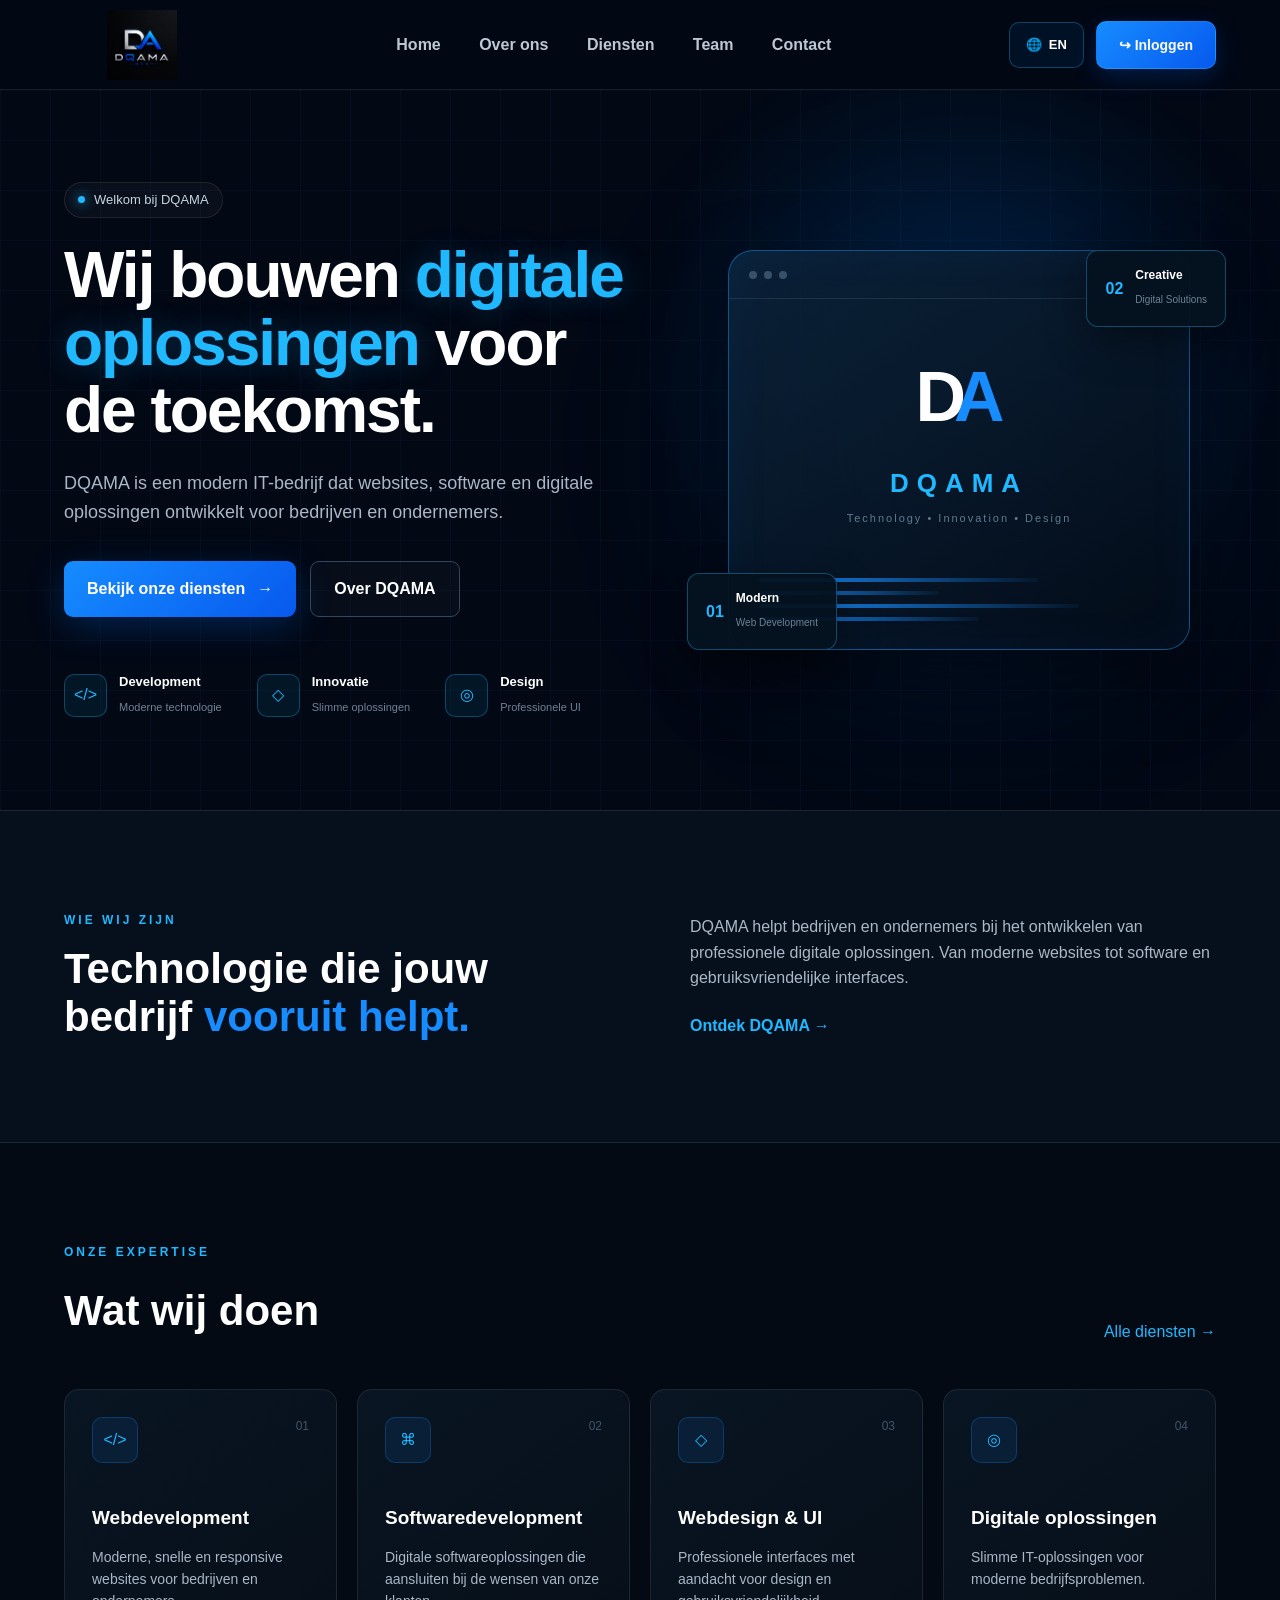
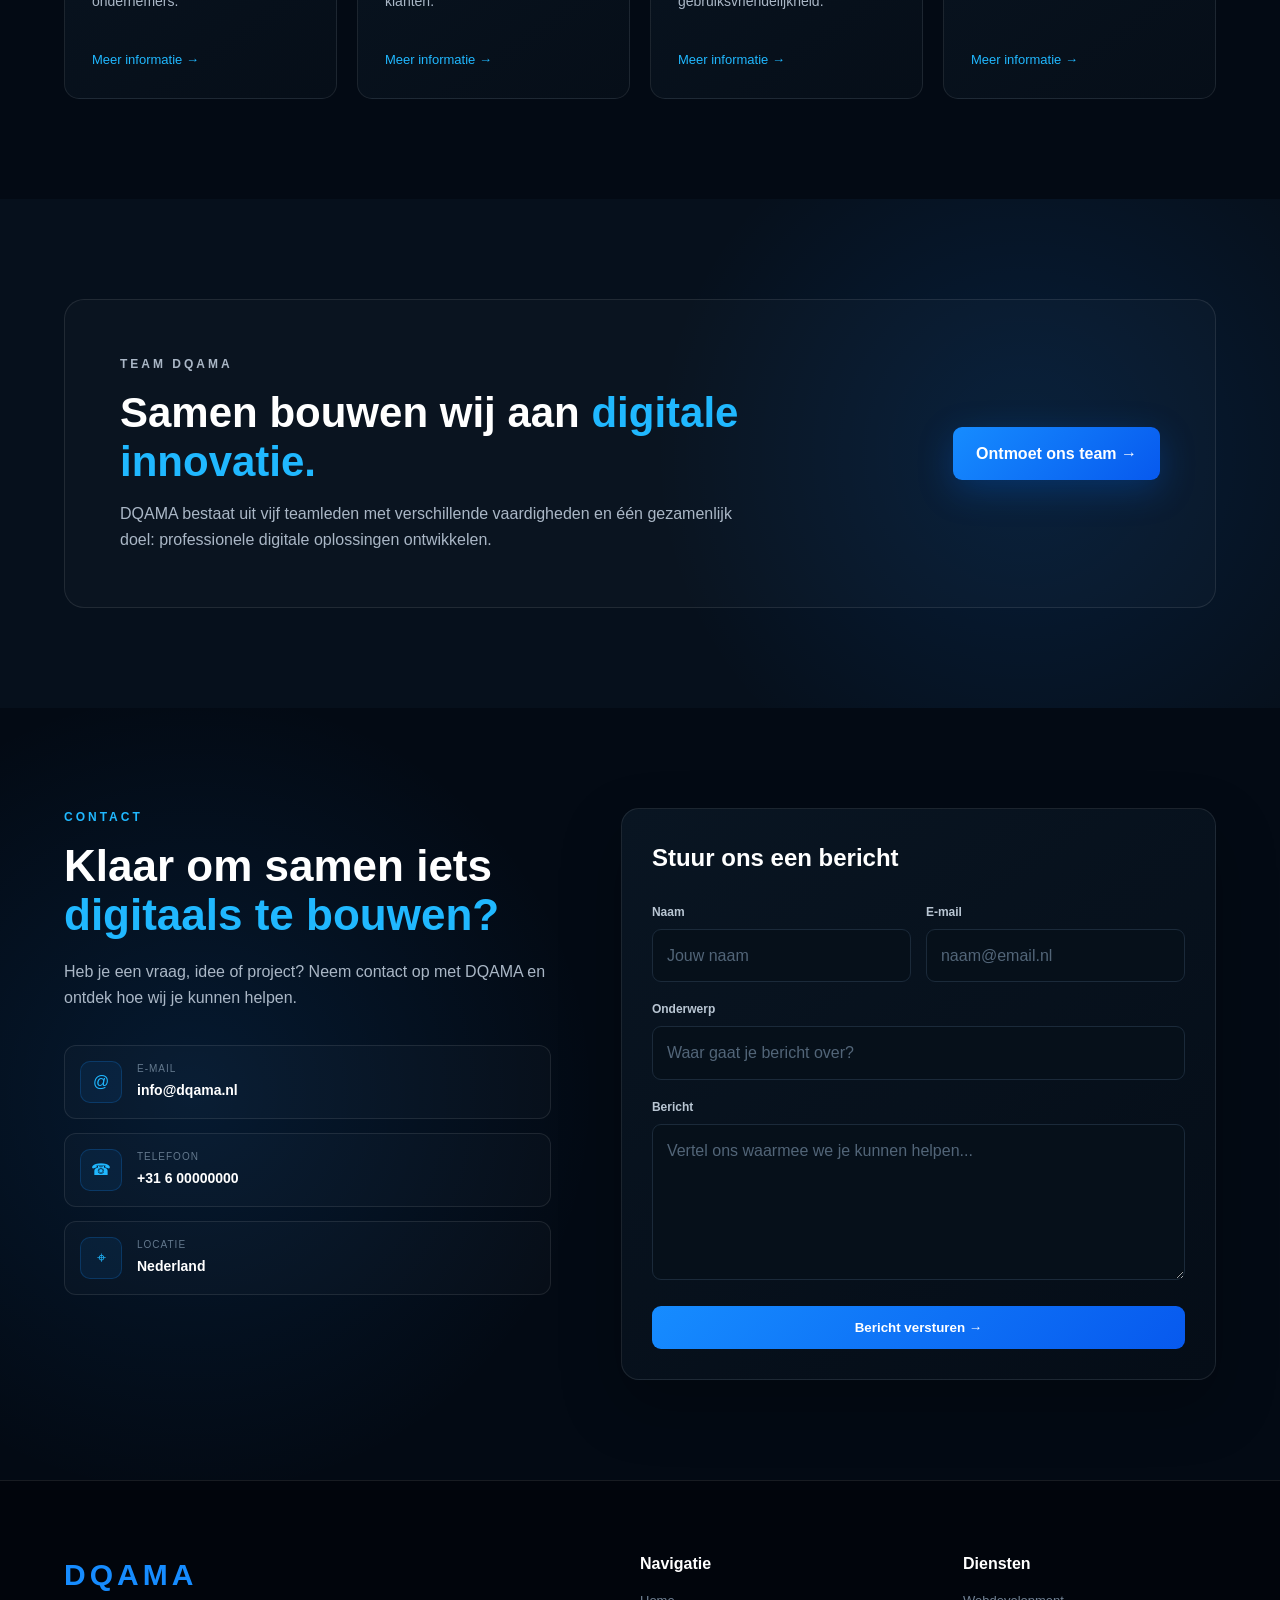
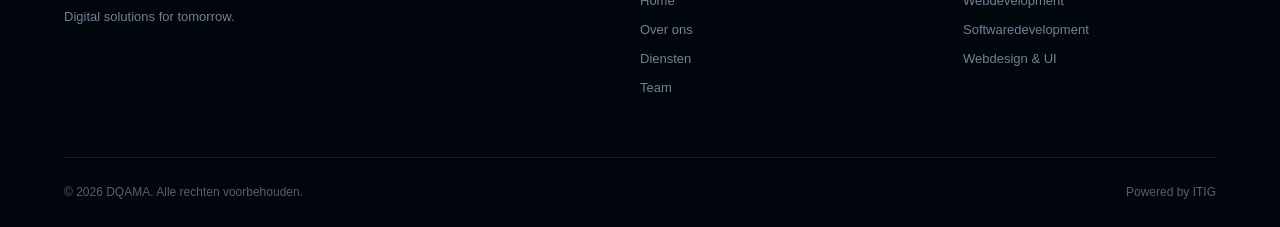
<file: untitled folder/index.html>
<!DOCTYPE html>
<html lang="nl">
<head>
    <meta charset="UTF-8">
    <meta name="viewport" content="width=device-width, initial-scale=1.0">

    <title>DQAMA | Digital Solutions</title>

    <link rel="stylesheet" href="style.css">
</head>

<body>
    <div id="google_translate_element"></div>

 <script>
     function googleTranslateElementInit() {
      new google.translate.TranslateElement(
        {
            pageLanguage: 'nl',
            includedLanguages: 'nl,en',
            layout: google.translate.TranslateElement.InlineLayout.SIMPLE
        },
        'google_translate_element'
    );
}
</script>

<script src="//translate.google.com/translate_a/element.js?cb=googleTranslateElementInit"></script>

<!-- ================= HEADER ================= -->

<header class="header">
    <div class="container navbar">

        <a href="index.html" class="brand">
            <img src="ask.png"
                 alt="DQAMA logo"
                 class="dqama-logo">
        </a>

        <button class="menu-toggle" id="menuToggle" aria-label="Menu openen">
            <span></span>
            <span></span>
            <span></span>
        </button>

        <nav class="main-nav" id="mainNav">
            <ul class="nav-links">
                <li><a href="index.html">Home</a></li>
                <li><a href="over-ons.html">Over ons</a></li>
                <li><a href="diensten.html">Diensten</a></li>
                <li><a href="team.html">Team</a></li>
                <li><a href="contact.html">Contact</a></li>
            </ul>
        </nav>

        <div class="header-actions">

            <button class="language-button" onclick="toggleLanguage()">
                🌐 <span id="languageText">NL</span>
            </button>

            <a href="login.html" class="login-button">
                ↪ Inloggen
            </a>

        </div>

    </div>
</header>


<main>

<!-- ================= HERO ================= -->

<section class="hero">

    <div class="grid-background"></div>

    <div class="container hero-grid">

        <!-- Linkerkant -->

        <div class="hero-content">

            <div class="badge">
                <span></span>
                Welkom bij DQAMA
            </div>

            <h1>
                Wij bouwen
                <span>digitale oplossingen</span>
                voor de toekomst.
            </h1>

            <p class="hero-description">
                DQAMA is een modern IT-bedrijf dat websites,
                software en digitale oplossingen ontwikkelt voor
                bedrijven en ondernemers.
            </p>

            <div class="hero-buttons">

                <a href="diensten.html" class="button primary">
                    Bekijk onze diensten
                    <span>→</span>
                </a>

                <a href="over-ons.html" class="button secondary">
                    Over DQAMA
                </a>

            </div>


            <!-- Kleine eigenschappen -->

            <div class="hero-features">

                <div class="feature">
                    <div class="feature-icon">&lt;/&gt;</div>

                    <div>
                        <strong>Development</strong>
                        <small>Moderne technologie</small>
                    </div>
                </div>


                <div class="feature">
                    <div class="feature-icon">◇</div>

                    <div>
                        <strong>Innovatie</strong>
                        <small>Slimme oplossingen</small>
                    </div>
                </div>


                <div class="feature">
                    <div class="feature-icon">◎</div>

                    <div>
                        <strong>Design</strong>
                        <small>Professionele UI</small>
                    </div>
                </div>

            </div>

        </div>


        <!-- Rechterkant -->

        <div class="hero-visual">

            <div class="glow"></div>

            <div class="tech-card">

                <div class="tech-card-top">
                    <span></span>
                    <span></span>
                    <span></span>
                </div>

                <div class="tech-logo">
                    <div class="logo-symbol">
                        D<span>A</span>
                    </div>

                    <h2>DQAMA</h2>

                    <p>
                        Technology • Innovation • Design
                    </p>
                </div>


                <div class="code-lines">
                    <span></span>
                    <span></span>
                    <span></span>
                    <span></span>
                </div>

            </div>


            <div class="floating-card card-one">
                <span>01</span>
                <div>
                    <strong>Modern</strong>
                    <small>Web Development</small>
                </div>
            </div>


            <div class="floating-card card-two">
                <span>02</span>
                <div>
                    <strong>Creative</strong>
                    <small>Digital Solutions</small>
                </div>
            </div>

        </div>

    </div>

</section>


<!-- ================= INTRO ================= -->

<section class="intro section">

    <div class="container intro-grid">

        <div>
            <p class="eyebrow">WIE WIJ ZIJN</p>

            <h2>
                Technologie die jouw bedrijf
                <span>vooruit helpt.</span>
            </h2>
        </div>

        <div class="intro-text">

            <p>
                DQAMA helpt bedrijven en ondernemers bij het
                ontwikkelen van professionele digitale oplossingen.
                Van moderne websites tot software en gebruiksvriendelijke
                interfaces.
            </p>

            <a href="over-ons.html">
                Ontdek DQAMA →
            </a>

        </div>

    </div>

</section>


<!-- ================= SERVICES ================= -->

<section class="services section">

    <div class="container">

        <div class="section-heading">

            <div>
                <p class="eyebrow">ONZE EXPERTISE</p>
                <h2>Wat wij doen</h2>
            </div>

            <a href="diensten.html">
                Alle diensten →
            </a>

        </div>


        <div class="service-grid">


            <article class="service-card">

                <div class="service-top">
                    <div class="service-icon">&lt;/&gt;</div>
                    <span>01</span>
                </div>

                <h3>Webdevelopment</h3>

                <p>
                    Moderne, snelle en responsive websites
                    voor bedrijven en ondernemers.
                </p>

                <a href="diensten.html">
                    Meer informatie →
                </a>

            </article>


            <article class="service-card">

                <div class="service-top">
                    <div class="service-icon">⌘</div>
                    <span>02</span>
                </div>

                <h3>Softwaredevelopment</h3>

                <p>
                    Digitale softwareoplossingen die aansluiten
                    bij de wensen van onze klanten.
                </p>

                <a href="diensten.html">
                    Meer informatie →
                </a>

            </article>


            <article class="service-card">

                <div class="service-top">
                    <div class="service-icon">◇</div>
                    <span>03</span>
                </div>

                <h3>Webdesign & UI</h3>

                <p>
                    Professionele interfaces met aandacht voor
                    design en gebruiksvriendelijkheid.
                </p>

                <a href="diensten.html">
                    Meer informatie →
                </a>

            </article>


            <article class="service-card">

                <div class="service-top">
                    <div class="service-icon">◎</div>
                    <span>04</span>
                </div>

                <h3>Digitale oplossingen</h3>

                <p>
                    Slimme IT-oplossingen voor moderne
                    bedrijfsproblemen.
                </p>

                <a href="diensten.html">
                    Meer informatie →
                </a>

            </article>

        </div>

    </div>

</section>


<!-- ================= TEAM ================= -->

<section class="team-section section">

    <div class="container team-banner">

        <div>

            <p class="eyebrow">
                TEAM DQAMA
            </p>

            <h2>
                Samen bouwen wij aan
                <span>digitale innovatie.</span>
            </h2>

            <p>
                DQAMA bestaat uit vijf teamleden met verschillende
                vaardigheden en één gezamenlijk doel: professionele
                digitale oplossingen ontwikkelen.
            </p>

        </div>

        <a href="team.html" class="button primary">
            Ontmoet ons team →
        </a>

    </div>

</section>

</main>

<!-- ==============contact ==============-->
<section class="section contact-home" id="contact">

    <div class="container contact-home-grid">

        <div class="contact-home-info">

            <p class="eyebrow">CONTACT</p>

            <h2>
                Klaar om samen iets
                <span>digitaals te bouwen?</span>
            </h2>

            <p>
                Heb je een vraag, idee of project?
                Neem contact op met DQAMA en ontdek
                hoe wij je kunnen helpen.
            </p>

            <div class="contact-home-details">

                <div class="contact-home-item">
                    <span>@</span>

                    <div>
                        <small>E-mail</small>
                        <strong>info@dqama.nl</strong>
                    </div>
                </div>

                <div class="contact-home-item">
                    <span>☎</span>

                    <div>
                        <small>Telefoon</small>
                        <strong>+31 6 00000000</strong>
                    </div>
                </div>

                <div class="contact-home-item">
                    <span>⌖</span>

                    <div>
                        <small>Locatie</small>
                        <strong>Nederland</strong>
                    </div>
                </div>

            </div>

        </div>


        <div class="contact-home-form">

            <h3>Stuur ons een bericht</h3>

            <form>

                <div class="contact-form-row">

                    <div>
                        <label for="naam">Naam</label>

                        <input
                            type="text"
                            id="naam"
                            placeholder="Jouw naam"
                        >
                    </div>

                    <div>
                        <label for="email">E-mail</label>

                        <input
                            type="email"
                            id="email"
                            placeholder="naam@email.nl"
                        >
                    </div>

                </div>

                <div>
                    <label for="onderwerp">Onderwerp</label>

                    <input
                        type="text"
                        id="onderwerp"
                        placeholder="Waar gaat je bericht over?"
                    >
                </div>

                <div>
                    <label for="bericht">Bericht</label>

                    <textarea
                        id="bericht"
                        rows="5"
                        placeholder="Vertel ons waarmee we je kunnen helpen..."
                    ></textarea>
                </div>

                <button type="submit">
                    Bericht versturen →
                </button>

            </form>

        </div>

    </div>

</section>

<!-- ================= FOOTER ================= -->

<footer>

    <div class="container footer-grid">

        <div class="footer-brand">

            <h2>DQAMA</h2>

            <p>
                Digital solutions for tomorrow.
            </p>

        </div>


        <div>

            <h4>Navigatie</h4>

            <a href="index.html">Home</a>
            <a href="over-ons.html">Over ons</a>
            <a href="diensten.html">Diensten</a>
            <a href="team.html">Team</a>

        </div>


        <div>

            <h4>Diensten</h4>

            <p>Webdevelopment</p>
            <p>Softwaredevelopment</p>
            <p>Webdesign & UI</p>

        </div>

    </div>


    <div class="container copyright">

        <p>© 2026 DQAMA. Alle rechten voorbehouden.</p>

        <p>Powered by ITIG</p>

    </div>
    <script src="language.js"></script>
    

</footer>
<script>
function toggleLanguage() {

    const currentLang =
        localStorage.getItem("dqamaLang") || "nl";

    const newLang =
        currentLang === "nl" ? "en" : "nl";

    localStorage.setItem("dqamaLang", newLang);

    if (newLang === "en") {

        document.cookie =
            "googtrans=/nl/en; path=/";

        document.cookie =
            "googtrans=/nl/en; domain=" +
            location.hostname +
            "; path=/";

    } else {

        document.cookie =
            "googtrans=/nl/nl; path=/";

        document.cookie =
            "googtrans=/nl/nl; domain=" +
            location.hostname +
            "; path=/";
    }

    location.reload();
}


window.addEventListener("load", function () {

    const lang =
        localStorage.getItem("dqamaLang") || "nl";

    const text =
        document.getElementById("languageText");

    if (text) {

        text.textContent =
            lang === "nl" ? "EN" : "NL";

    }

});
</script>
<div id="google_translate_element" style="display:none;"></div>

<script>
function googleTranslateElementInit() {

    new google.translate.TranslateElement(
        {
            pageLanguage: 'nl',
            includedLanguages: 'nl,en'
        },
        'google_translate_element'
    );

}
</script>

<script src="https://translate.google.com/translate_a/element.js?cb=googleTranslateElementInit"></script>

<script>
const menuToggle = document.getElementById("menuToggle");
const mainNav = document.getElementById("mainNav");

menuToggle.addEventListener("click", function () {

    mainNav.classList.toggle("open");

});
</script>

</body>
</html>
</file>
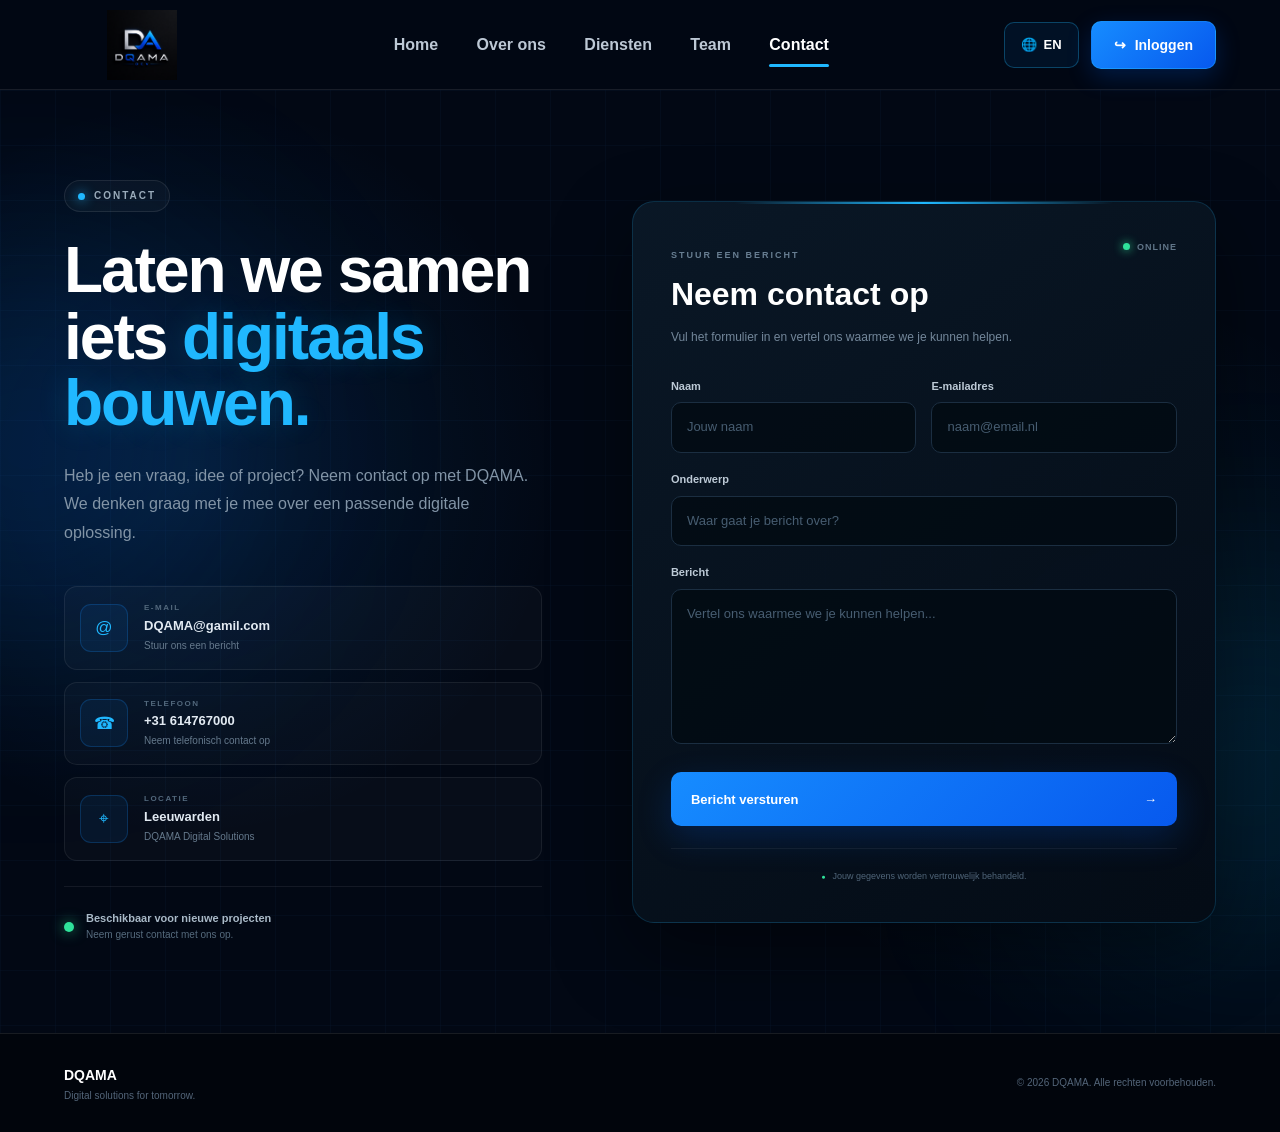
<file: untitled folder/contact.html>
<!DOCTYPE html>
<html lang="nl">
<head>
    <meta charset="UTF-8">
    <meta name="viewport" content="width=device-width, initial-scale=1.0">
    <title>Contact | DQAMA</title>
    <link rel="stylesheet" href="style.css">
</head>

<body>

<!-- ================= HEADER ================= -->
<header class="header">
    <div class="container navbar">

        <!-- Logo -->
        <a href="index.html" class="brand">
            <img src="ask.png" alt="DQAMA logo" class="dqama-logo">
        </a>

        <!-- Hamburger menu -->
        <button class="menu-toggle" id="menuToggle" aria-label="Menu openen">
            <span></span>
            <span></span>
            <span></span>
        </button>

        <!-- Navigatie -->
        <nav class="main-nav" id="mainNav">
            <ul class="nav-links">
                <li><a href="index.html">Home</a></li>
                <li><a href="over-ons.html">Over ons</a></li>
                <li><a href="diensten.html">Diensten</a></li>
                <li><a href="team.html">Team</a></li>
                <li><a href="contact.html" class="active">Contact</a></li>
            </ul>
        </nav>

        <!-- Taal + Login -->
        <div class="header-actions">
            <button class="language-button" onclick="toggleLanguage()">
                🌐 <span id="languageText">EN</span>
            </button>

            <a href="login.html" class="login-button">
                <span>↪</span> Inloggen
            </a>
        </div>

    </div>
</header>


<!-- ================= MAIN ================= -->
<main>

    <section class="contact-page-hero">

        <div class="contact-grid-bg"></div>
        <div class="contact-glow contact-glow-left"></div>
        <div class="contact-glow contact-glow-right"></div>

        <div class="container contact-page-layout">

            <!-- ================= LINKERKANT ================= -->
            <div class="contact-page-info">

                <div class="contact-badge">
                    <span></span> CONTACT
                </div>

                <h1>
                    Laten we samen iets
                    <span>digitaals bouwen.</span>
                </h1>

                <p class="contact-intro">
                    Heb je een vraag, idee of project?
                    Neem contact op met DQAMA.
                    We denken graag met je mee over een passende
                    digitale oplossing.
                </p>


                <!-- Contactgegevens -->
                <div class="contact-details">

                    <div class="contact-detail-card">
                        <div class="contact-detail-icon">@</div>

                        <div>
                            <small>E-MAIL</small>
                            <strong>DQAMA@gamil.com</strong>
                            <p>Stuur ons een bericht</p>
                        </div>
                    </div>


                    <div class="contact-detail-card">
                        <div class="contact-detail-icon">☎</div>

                        <div>
                            <small>TELEFOON</small>
                            <strong>+31 614767000</strong>
                            <p>Neem telefonisch contact op</p>
                        </div>
                    </div>


                    <div class="contact-detail-card">
                        <div class="contact-detail-icon">⌖</div>

                        <div>
                            <small>LOCATIE</small>
                            <strong>Leeuwarden</strong>
                            <p>DQAMA Digital Solutions</p>
                        </div>
                    </div>

                </div>


                <!-- Beschikbaarheid -->
                <div class="contact-availability">
                    <span class="availability-dot"></span>

                    <div>
                        <strong>Beschikbaar voor nieuwe projecten</strong>
                        <p>Neem gerust contact met ons op.</p>
                    </div>
                </div>

            </div>


            <!-- ================= FORMULIER ================= -->
            <div class="contact-page-form">

                <div class="contact-form-top">

                    <div>
                        <span class="form-small-title">STUUR EEN BERICHT</span>
                        <h2>Neem contact op</h2>
                    </div>

                    <div class="form-status">
                        <span></span> ONLINE
                    </div>

                </div>


                <p class="contact-form-description">
                    Vul het formulier in en vertel ons waarmee
                    we je kunnen helpen.
                </p>


                <form>

                    <div class="contact-form-row">

                        <div class="contact-field">
                            <label for="naam">Naam</label>

                            <input
                                type="text"
                                id="naam"
                                name="naam"
                                placeholder="Jouw naam"
                                required
                            >
                        </div>


                        <div class="contact-field">
                            <label for="email">E-mailadres</label>

                            <input
                                type="email"
                                id="email"
                                name="email"
                                placeholder="naam@email.nl"
                                required
                            >
                        </div>

                    </div>


                    <div class="contact-field">
                        <label for="onderwerp">Onderwerp</label>

                        <input
                            type="text"
                            id="onderwerp"
                            name="onderwerp"
                            placeholder="Waar gaat je bericht over?"
                            required
                        >
                    </div>


                    <div class="contact-field">
                        <label for="bericht">Bericht</label>

                        <textarea
                            id="bericht"
                            name="bericht"
                            rows="6"
                            placeholder="Vertel ons waarmee we je kunnen helpen..."
                            required
                        ></textarea>
                    </div>


                    <button type="submit" class="contact-submit">
                        <span>Bericht versturen</span>
                        <span>→</span>
                    </button>

                </form>


                <div class="contact-form-bottom">
                    <span>●</span>

                    <p>
                        Jouw gegevens worden vertrouwelijk behandeld.
                    </p>
                </div>

            </div>

        </div>

    </section>

</main>


<!-- ================= FOOTER ================= -->
<footer class="contact-footer">

    <div class="container contact-footer-content">

        <div>
            <strong>DQAMA</strong>
            <p>Digital solutions for tomorrow.</p>
        </div>

        <p>
            © 2026 DQAMA. Alle rechten voorbehouden.
        </p>

    </div>

</footer>


<!-- ================= GOOGLE TRANSLATE ================= -->
<div id="google_translate_element" style="display:none;"></div>

<script>
function googleTranslateElementInit() {
    new google.translate.TranslateElement(
        {
            pageLanguage: 'nl',
            includedLanguages: 'nl,en'
        },
        'google_translate_element'
    );
}
</script>

<script src="https://translate.google.com/translate_a/element.js?cb=googleTranslateElementInit"></script>

<script src="language.js"></script>


<!-- ================= HAMBURGER MENU ================= -->
<script>
const menuToggle = document.getElementById("menuToggle");
const mainNav = document.getElementById("mainNav");

if (menuToggle && mainNav) {
    menuToggle.addEventListener("click", function () {
        mainNav.classList.toggle("open");
    });
}
</script>

</body>
</html>
</file>
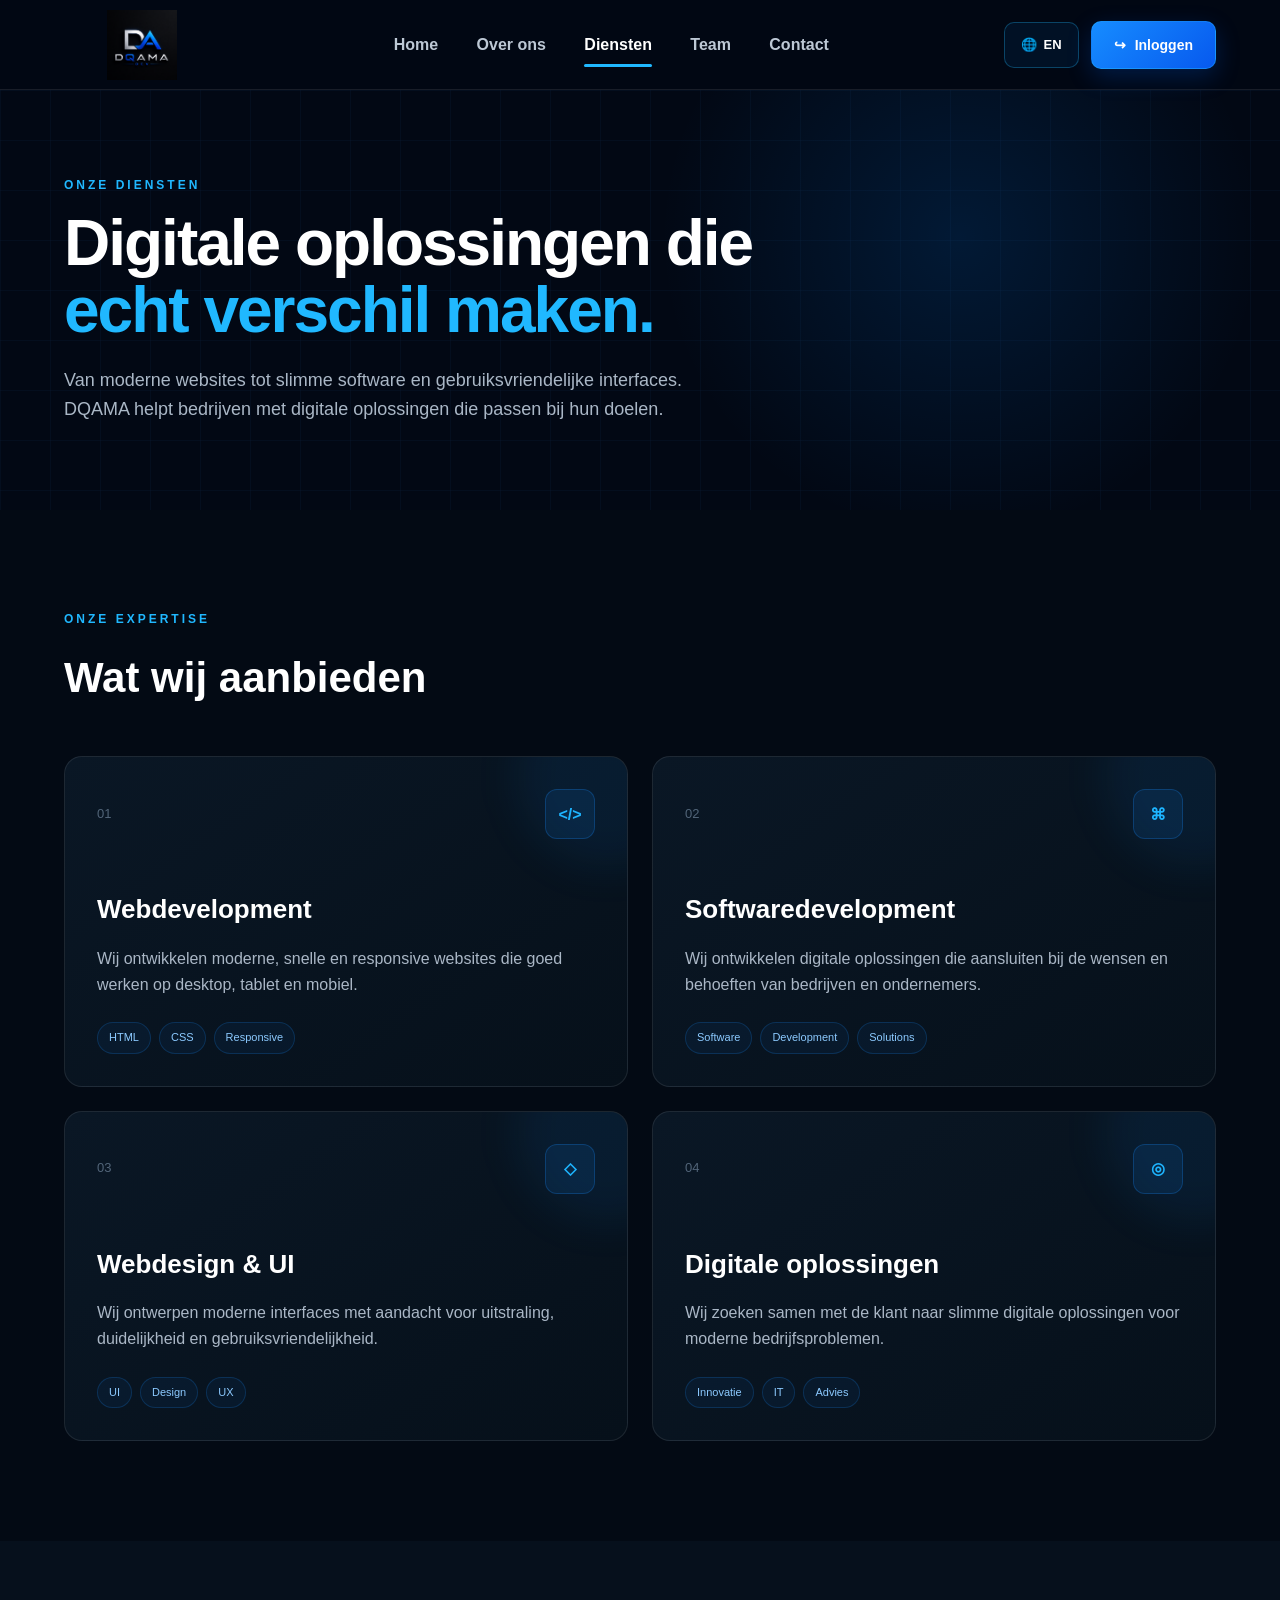
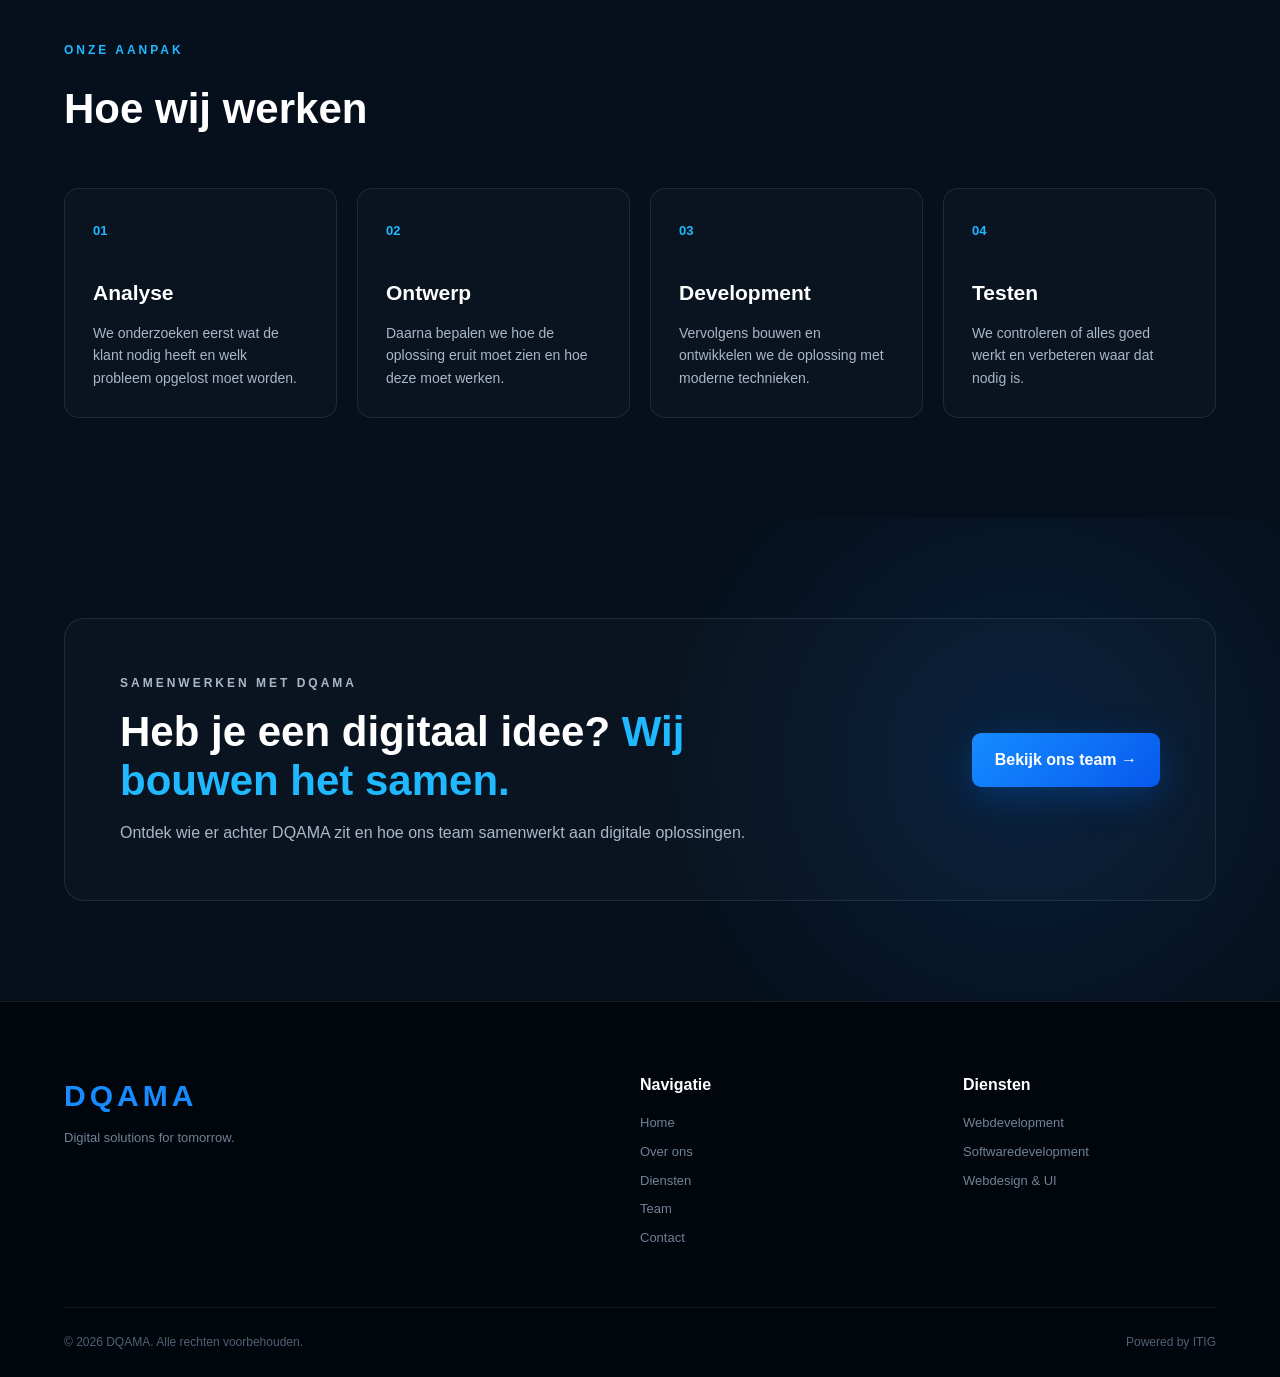
<file: untitled folder/diensten.html>
<!DOCTYPE html>
<html lang="nl">

<head>

    <!-- =========================
         BASIS
    ========================== -->

    <meta charset="UTF-8">

    <meta
        name="viewport"
        content="width=device-width, initial-scale=1.0"
    >

    <title>Diensten | DQAMA</title>

    <link rel="stylesheet" href="style.css">

</head>


<body>


<!-- =========================================================
     HEADER / NAVIGATIE
========================================================= -->

<header class="header">

    <div class="container navbar">


        <!-- LOGO -->

        <a href="index.html" class="brand">

            <img
                src="ask.png"
                alt="DQAMA logo"
                class="dqama-logo"
            >

        </a>



        <!-- HAMBURGER KNOP -->

        <button
            class="menu-toggle"
            id="menuToggle"
            type="button"
            aria-label="Menu openen"
            aria-expanded="false"
            aria-controls="mainNav"
        >

            <span></span>
            <span></span>
            <span></span>

        </button>



        <!-- HOOFDMENU -->

        <nav
            class="main-nav"
            id="mainNav"
            aria-label="Hoofdnavigatie"
        >

            <ul class="nav-links">

                <li>
                    <a href="index.html">
                        Home
                    </a>
                </li>

                <li>
                    <a href="over-ons.html">
                        Over ons
                    </a>
                </li>

                <li>
                    <a
                        href="diensten.html"
                        class="active"
                    >
                        Diensten
                    </a>
                </li>

                <li>
                    <a href="team.html">
                        Team
                    </a>
                </li>

                <li>
                    <a href="contact.html">
                        Contact
                    </a>
                </li>

            </ul>

        </nav>



        <!-- TAAL + LOGIN -->

        <div class="header-actions">

            <button
                class="language-button"
                onclick="toggleLanguage()"
                type="button"
            >

                🌐

                <span id="languageText">
                    EN
                </span>

            </button>


            <a
                href="login.html"
                class="login-button"
            >

                <span>↪</span>

                Inloggen

            </a>

        </div>


    </div>

</header>



<!-- =========================================================
     PAGINA INHOUD
========================================================= -->

<main>


    <!-- =====================================================
         HERO
    ====================================================== -->

    <section class="page-hero">

        <div class="grid-background"></div>


        <div class="container page-hero-content">

            <p class="eyebrow">
                ONZE DIENSTEN
            </p>


            <h1>

                Digitale oplossingen die

                <span>
                    echt verschil maken.
                </span>

            </h1>


            <p>

                Van moderne websites tot slimme software en
                gebruiksvriendelijke interfaces. DQAMA helpt bedrijven
                met digitale oplossingen die passen bij hun doelen.

            </p>

        </div>

    </section>



    <!-- =====================================================
         DIENSTEN
    ====================================================== -->

    <section class="section services-detail">

        <div class="container">


            <!-- Titel -->

            <div class="section-heading">

                <div>

                    <p class="eyebrow">
                        ONZE EXPERTISE
                    </p>

                    <h2>
                        Wat wij aanbieden
                    </h2>

                </div>

            </div>



            <!-- Diensten kaarten -->

            <div class="services-detail-grid">


                <!-- 01 WEBDEVELOPMENT -->

                <article class="service-detail-card">

                    <div class="service-detail-top">

                        <span class="service-detail-number">
                            01
                        </span>

                        <div class="service-detail-icon">
                            &lt;/&gt;
                        </div>

                    </div>


                    <h3>
                        Webdevelopment
                    </h3>


                    <p>

                        Wij ontwikkelen moderne, snelle en responsive
                        websites die goed werken op desktop, tablet
                        en mobiel.

                    </p>


                    <div class="service-tags">

                        <span>HTML</span>
                        <span>CSS</span>
                        <span>Responsive</span>

                    </div>

                </article>



                <!-- 02 SOFTWARE -->

                <article class="service-detail-card">

                    <div class="service-detail-top">

                        <span class="service-detail-number">
                            02
                        </span>

                        <div class="service-detail-icon">
                            ⌘
                        </div>

                    </div>


                    <h3>
                        Softwaredevelopment
                    </h3>


                    <p>

                        Wij ontwikkelen digitale oplossingen die aansluiten
                        bij de wensen en behoeften van bedrijven en
                        ondernemers.

                    </p>


                    <div class="service-tags">

                        <span>Software</span>
                        <span>Development</span>
                        <span>Solutions</span>

                    </div>

                </article>



                <!-- 03 DESIGN -->

                <article class="service-detail-card">

                    <div class="service-detail-top">

                        <span class="service-detail-number">
                            03
                        </span>

                        <div class="service-detail-icon">
                            ◇
                        </div>

                    </div>


                    <h3>
                        Webdesign & UI
                    </h3>


                    <p>

                        Wij ontwerpen moderne interfaces met aandacht
                        voor uitstraling, duidelijkheid en
                        gebruiksvriendelijkheid.

                    </p>


                    <div class="service-tags">

                        <span>UI</span>
                        <span>Design</span>
                        <span>UX</span>

                    </div>

                </article>



                <!-- 04 DIGITALE OPLOSSINGEN -->

                <article class="service-detail-card">

                    <div class="service-detail-top">

                        <span class="service-detail-number">
                            04
                        </span>

                        <div class="service-detail-icon">
                            ◎
                        </div>

                    </div>


                    <h3>
                        Digitale oplossingen
                    </h3>


                    <p>

                        Wij zoeken samen met de klant naar slimme digitale
                        oplossingen voor moderne bedrijfsproblemen.

                    </p>


                    <div class="service-tags">

                        <span>Innovatie</span>
                        <span>IT</span>
                        <span>Advies</span>

                    </div>

                </article>


            </div>

        </div>

    </section>



    <!-- =====================================================
         WERKWIJZE
    ====================================================== -->

    <section class="section process-section">

        <div class="container">


            <!-- Titel -->

            <div class="section-heading">

                <div>

                    <p class="eyebrow">
                        ONZE AANPAK
                    </p>

                    <h2>
                        Hoe wij werken
                    </h2>

                </div>

            </div>



            <!-- Proces -->

            <div class="process-grid">


                <!-- STAP 1 -->

                <article class="process-card">

                    <span>
                        01
                    </span>

                    <h3>
                        Analyse
                    </h3>

                    <p>

                        We onderzoeken eerst wat de klant nodig heeft
                        en welk probleem opgelost moet worden.

                    </p>

                </article>



                <!-- STAP 2 -->

                <article class="process-card">

                    <span>
                        02
                    </span>

                    <h3>
                        Ontwerp
                    </h3>

                    <p>

                        Daarna bepalen we hoe de oplossing eruit moet zien
                        en hoe deze moet werken.

                    </p>

                </article>



                <!-- STAP 3 -->

                <article class="process-card">

                    <span>
                        03
                    </span>

                    <h3>
                        Development
                    </h3>

                    <p>

                        Vervolgens bouwen en ontwikkelen we de oplossing
                        met moderne technieken.

                    </p>

                </article>



                <!-- STAP 4 -->

                <article class="process-card">

                    <span>
                        04
                    </span>

                    <h3>
                        Testen
                    </h3>

                    <p>

                        We controleren of alles goed werkt en verbeteren
                        waar dat nodig is.

                    </p>

                </article>


            </div>

        </div>

    </section>



    <!-- =====================================================
         CTA
    ====================================================== -->

    <section class="section team-section">

        <div class="container team-banner">


            <div>

                <p class="eyebrow">
                    SAMENWERKEN MET DQAMA
                </p>


                <h2>

                    Heb je een digitaal idee?

                    <span>
                        Wij bouwen het samen.
                    </span>

                </h2>


                <p>

                    Ontdek wie er achter DQAMA zit en hoe ons team
                    samenwerkt aan digitale oplossingen.

                </p>

            </div>



            <a
                href="team.html"
                class="button primary"
            >

                Bekijk ons team →

            </a>


        </div>

    </section>


</main>



<!-- =========================================================
     FOOTER
========================================================= -->

<footer>

    <div class="container footer-grid">


        <!-- Bedrijf -->

        <div class="footer-brand">

            <h2>
                DQAMA
            </h2>

            <p>
                Digital solutions for tomorrow.
            </p>

        </div>



        <!-- Navigatie -->

        <div>

            <h4>
                Navigatie
            </h4>

            <a href="index.html">
                Home
            </a>

            <a href="over-ons.html">
                Over ons
            </a>

            <a href="diensten.html">
                Diensten
            </a>

            <a href="team.html">
                Team
            </a>

            <a href="contact.html">
                Contact
            </a>

        </div>



        <!-- Diensten -->

        <div>

            <h4>
                Diensten
            </h4>

            <p>
                Webdevelopment
            </p>

            <p>
                Softwaredevelopment
            </p>

            <p>
                Webdesign & UI
            </p>

        </div>

    </div>



    <!-- Copyright -->

    <div class="container copyright">

        <p>
            © 2026 DQAMA. Alle rechten voorbehouden.
        </p>

        <p>
            Powered by ITIG
        </p>

    </div>

</footer>



<!-- =========================================================
     GOOGLE TRANSLATE
========================================================= -->

<div
    id="google_translate_element"
    style="display: none;"
></div>


<script>

function googleTranslateElementInit() {

    new google.translate.TranslateElement(
        {
            pageLanguage: "nl",
            includedLanguages: "nl,en"
        },
        "google_translate_element"
    );

}

</script>


<script
    src="https://translate.google.com/translate_a/element.js?cb=googleTranslateElementInit">
</script>



<!-- =========================================================
     TAAL
========================================================= -->

<script src="language.js"></script>



<!-- =========================================================
     HAMBURGER MENU
========================================================= -->

<script>

const menuToggle =
    document.getElementById("menuToggle");

const mainNav =
    document.getElementById("mainNav");


if (menuToggle && mainNav) {


    /*
       Menu openen/sluiten
    */

    menuToggle.addEventListener(
        "click",
        function () {

            mainNav.classList.toggle("open");


            const menuIsOpen =
                mainNav.classList.contains("open");


            menuToggle.setAttribute(
                "aria-expanded",
                menuIsOpen
            );

        }
    );



    /*
       Menu sluiten als iemand
       op een link klikt
    */

    const menuLinks =
        mainNav.querySelectorAll("a");


    menuLinks.forEach(function (link) {

        link.addEventListener(
            "click",
            function () {

                mainNav.classList.remove("open");

                menuToggle.setAttribute(
                    "aria-expanded",
                    "false"
                );

            }
        );

    });



    /*
       Menu sluiten met Escape
    */

    document.addEventListener(
        "keydown",
        function (event) {

            if (event.key === "Escape") {

                mainNav.classList.remove("open");

                menuToggle.setAttribute(
                    "aria-expanded",
                    "false"
                );

            }

        }
    );

}

</script>


</body>

</html>
</file>
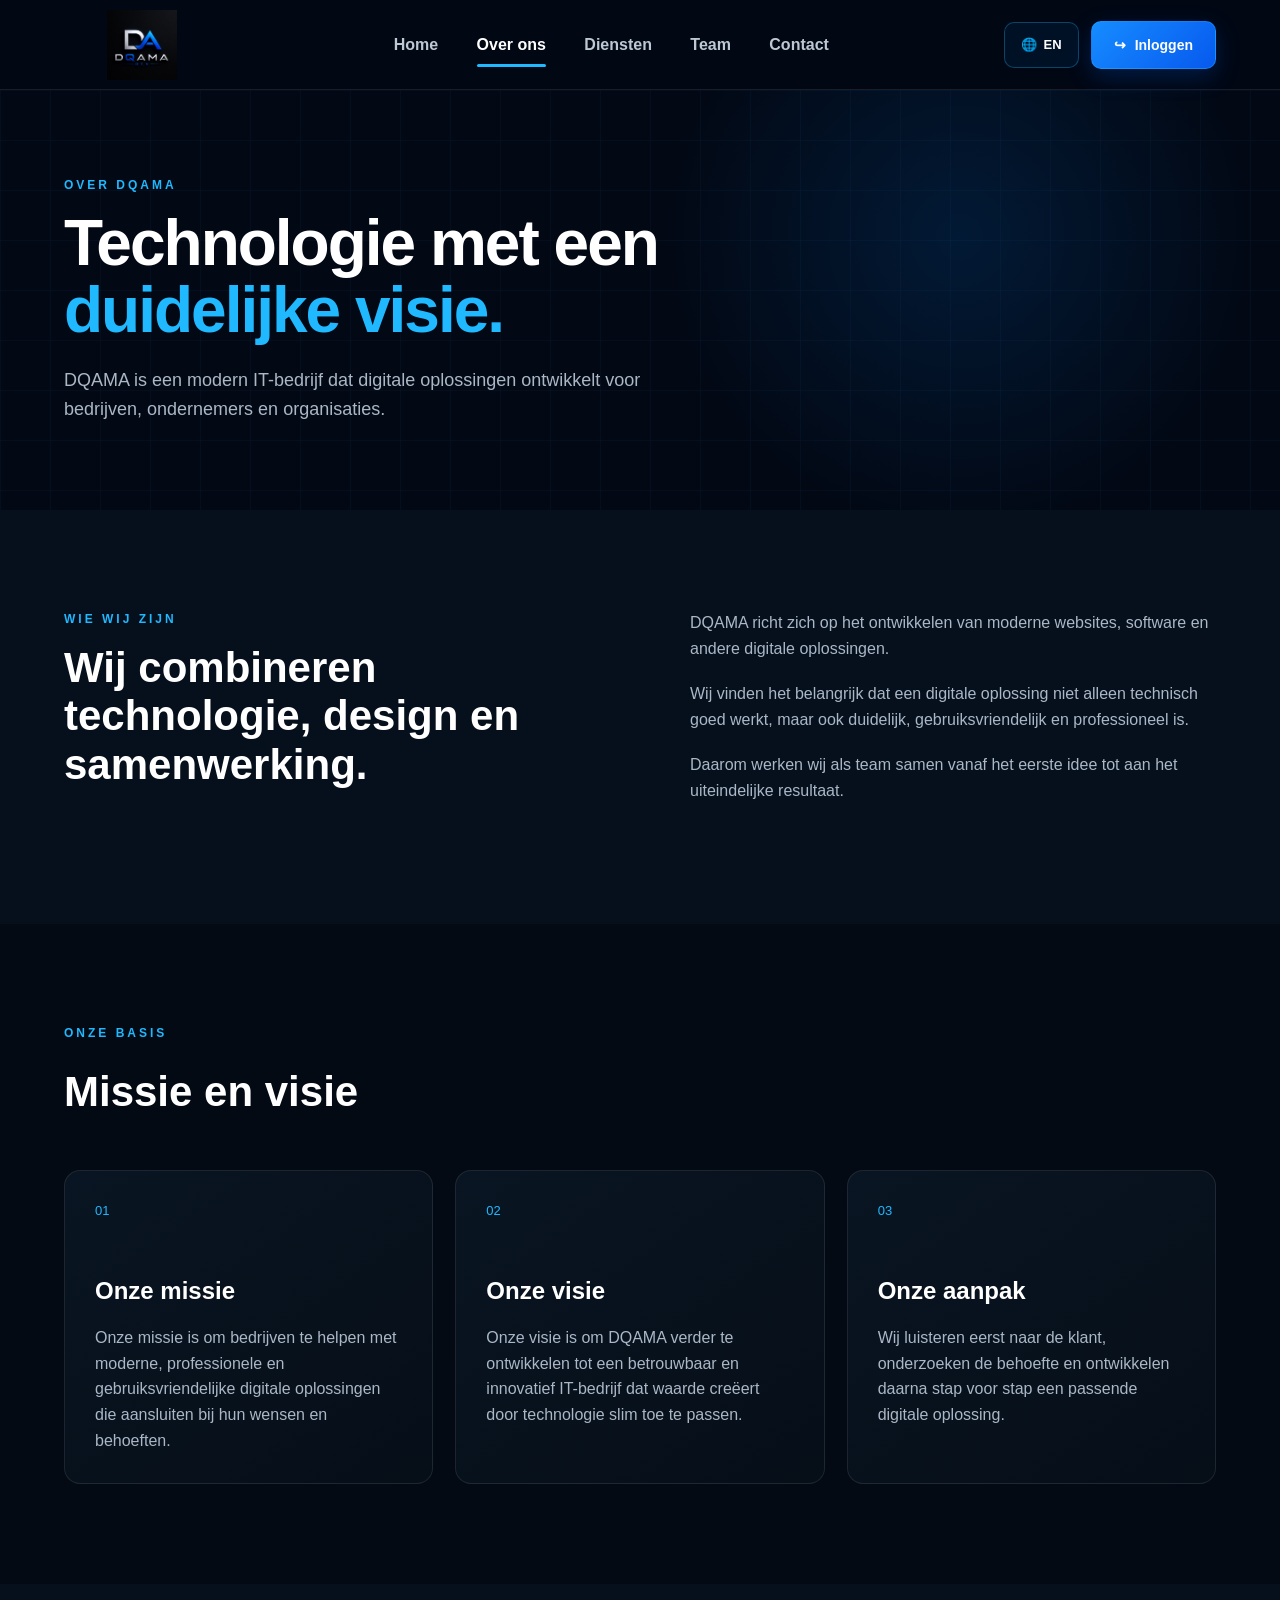
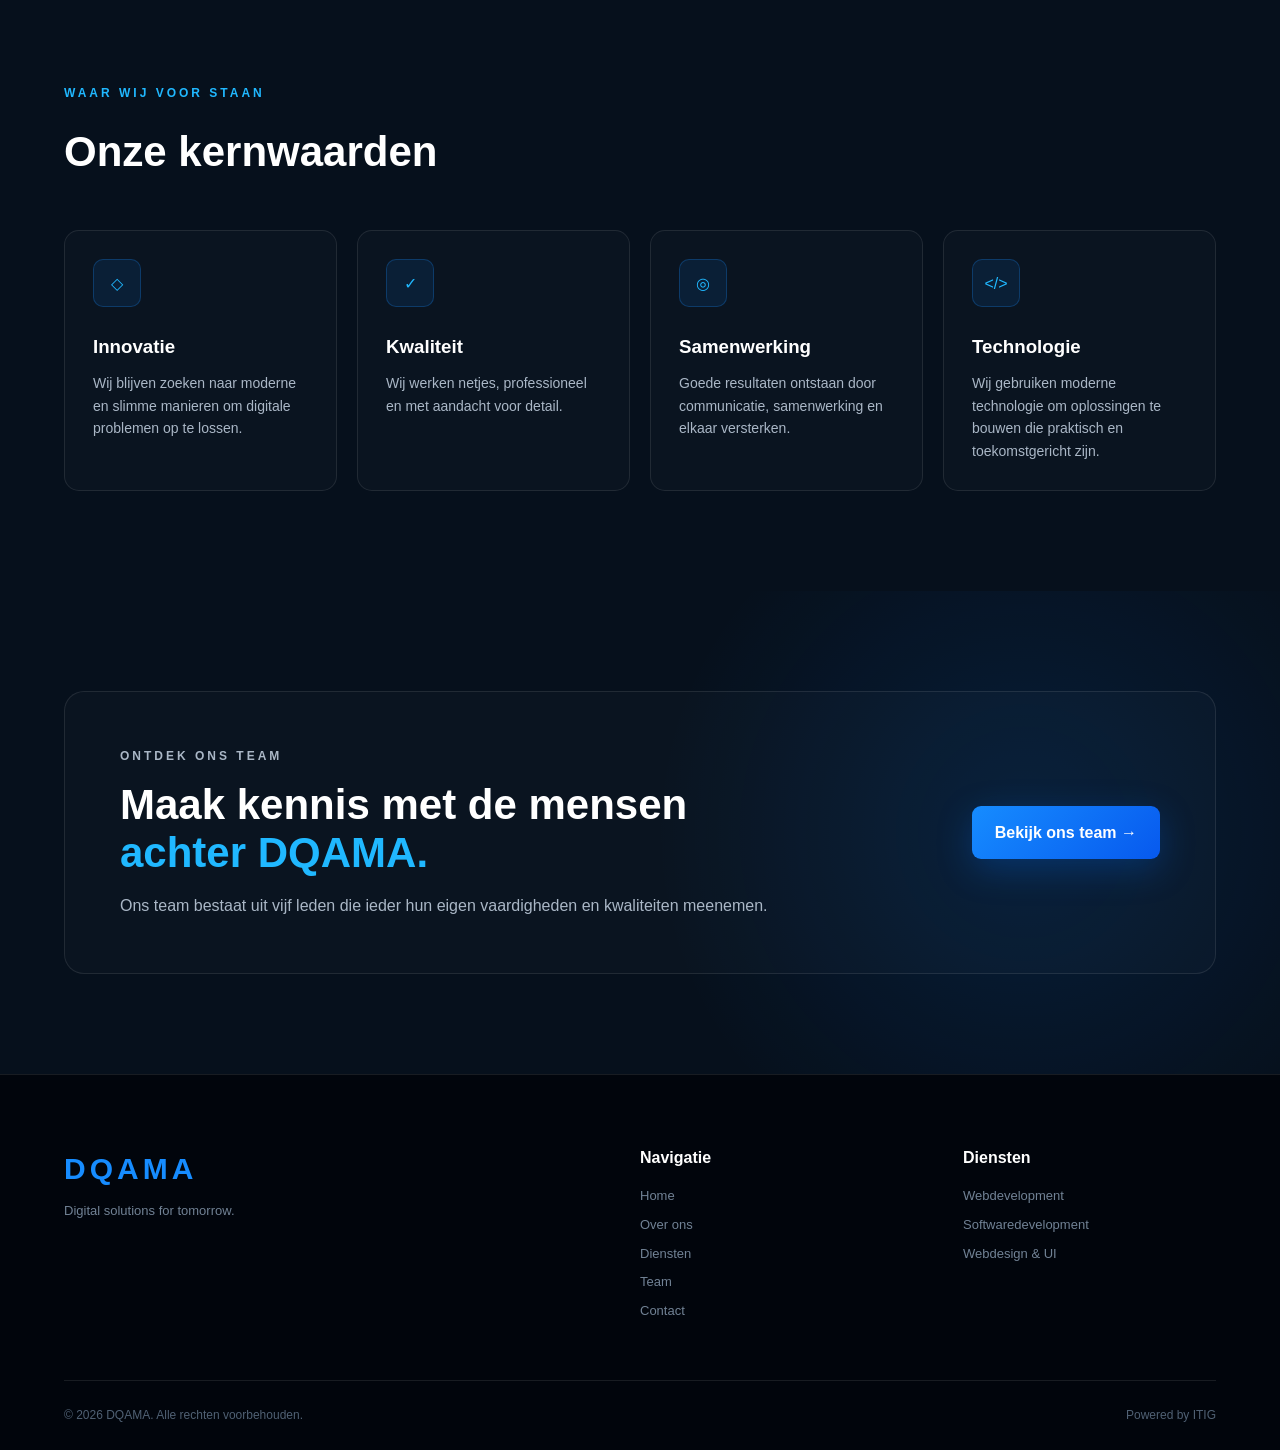
<file: untitled folder/over-ons.html>
<!DOCTYPE html>
<html lang="nl">

<head>

    <!-- =========================
         BASIS INSTELLINGEN
    ========================== -->

    <meta charset="UTF-8">

    <meta
        name="viewport"
        content="width=device-width, initial-scale=1.0"
    >

    <title>Over ons | DQAMA</title>

    <!-- Algemene stylesheet -->
    <link rel="stylesheet" href="style.css">

</head>


<body>


<!-- =========================================================
     HEADER / NAVIGATIE
========================================================= -->

<header class="header">

    <div class="container navbar">


        <!-- =========================
             LOGO
        ========================== -->

        <a href="index.html" class="brand">

            <img
                src="ask.png"
                alt="DQAMA logo"
                class="dqama-logo"
            >

        </a>



        <!-- =========================
             HAMBURGER MENU KNOP
             Alleen zichtbaar op kleinere schermen
        ========================== -->

        <button
            class="menu-toggle"
            id="menuToggle"
            aria-label="Menu openen"
            aria-expanded="false"
            aria-controls="mainNav"
        >

            <span></span>
            <span></span>
            <span></span>

        </button>



        <!-- =========================
             HOOFDMENU
        ========================== -->

        <nav
            class="main-nav"
            id="mainNav"
            aria-label="Hoofdnavigatie"
        >

            <ul class="nav-links">

                <li>
                    <a href="index.html">
                        Home
                    </a>
                </li>

                <li>
                    <a
                        href="over-ons.html"
                        class="active"
                    >
                        Over ons
                    </a>
                </li>

                <li>
                    <a href="diensten.html">
                        Diensten
                    </a>
                </li>

                <li>
                    <a href="team.html">
                        Team
                    </a>
                </li>

                <li>
                    <a href="contact.html">
                        Contact
                    </a>
                </li>

            </ul>

        </nav>



        <!-- =========================
             RECHTERKANT HEADER
             Taal + Inloggen
        ========================== -->

        <div class="header-actions">


            <!-- TAALKNOP -->

            <button
                class="language-button"
                onclick="toggleLanguage()"
                type="button"
            >

                🌐

                <span id="languageText">
                    EN
                </span>

            </button>


            <!-- LOGIN -->

            <a
                href="login.html"
                class="login-button"
            >

                <span>↪</span>

                Inloggen

            </a>

        </div>


    </div>

</header>



<!-- =========================================================
     MAIN CONTENT
========================================================= -->

<main>


    <!-- =====================================================
         HERO
    ====================================================== -->

    <section class="page-hero">

        <!-- Achtergrond grid -->
        <div class="grid-background"></div>


        <div class="container page-hero-content">

            <div>

                <p class="eyebrow">
                    OVER DQAMA
                </p>


                <h1>

                    Technologie met een

                    <span>
                        duidelijke visie.
                    </span>

                </h1>


                <p>

                    DQAMA is een modern IT-bedrijf dat digitale oplossingen
                    ontwikkelt voor bedrijven, ondernemers en organisaties.

                </p>

            </div>

        </div>

    </section>



    <!-- =====================================================
         WIE ZIJN WIJ
    ====================================================== -->

    <section class="section about-main">

        <div class="container about-layout">


            <!-- Linkerkant -->

            <div>

                <p class="eyebrow">
                    WIE WIJ ZIJN
                </p>


                <h2>

                    Wij combineren technologie,
                    design en samenwerking.

                </h2>

            </div>



            <!-- Rechterkant -->

            <div class="about-copy">


                <p>

                    DQAMA richt zich op het ontwikkelen van moderne websites,
                    software en andere digitale oplossingen.

                </p>


                <p>

                    Wij vinden het belangrijk dat een digitale oplossing niet
                    alleen technisch goed werkt, maar ook duidelijk,
                    gebruiksvriendelijk en professioneel is.

                </p>


                <p>

                    Daarom werken wij als team samen vanaf het eerste idee
                    tot aan het uiteindelijke resultaat.

                </p>


            </div>


        </div>

    </section>



    <!-- =====================================================
         MISSIE / VISIE / AANPAK
    ====================================================== -->

    <section class="section values-section">

        <div class="container">


            <!-- Titel -->

            <div class="section-heading">

                <div>

                    <p class="eyebrow">
                        ONZE BASIS
                    </p>

                    <h2>
                        Missie en visie
                    </h2>

                </div>

            </div>



            <!-- Kaarten -->

            <div class="values-grid">


                <!-- MISSIE -->

                <article class="value-card">

                    <span class="value-number">
                        01
                    </span>

                    <h3>
                        Onze missie
                    </h3>

                    <p>

                        Onze missie is om bedrijven te helpen met moderne,
                        professionele en gebruiksvriendelijke digitale oplossingen
                        die aansluiten bij hun wensen en behoeften.

                    </p>

                </article>



                <!-- VISIE -->

                <article class="value-card">

                    <span class="value-number">
                        02
                    </span>

                    <h3>
                        Onze visie
                    </h3>

                    <p>

                        Onze visie is om DQAMA verder te ontwikkelen tot een
                        betrouwbaar en innovatief IT-bedrijf dat waarde creëert
                        door technologie slim toe te passen.

                    </p>

                </article>



                <!-- AANPAK -->

                <article class="value-card">

                    <span class="value-number">
                        03
                    </span>

                    <h3>
                        Onze aanpak
                    </h3>

                    <p>

                        Wij luisteren eerst naar de klant, onderzoeken de behoefte
                        en ontwikkelen daarna stap voor stap een passende digitale
                        oplossing.

                    </p>

                </article>


            </div>


        </div>

    </section>



    <!-- =====================================================
         KERNWAARDEN
    ====================================================== -->

    <section class="section principles">

        <div class="container">


            <!-- Titel -->

            <div class="section-heading">

                <div>

                    <p class="eyebrow">
                        WAAR WIJ VOOR STAAN
                    </p>

                    <h2>
                        Onze kernwaarden
                    </h2>

                </div>

            </div>



            <!-- Waarden grid -->

            <div class="principles-grid">


                <!-- INNOVATIE -->

                <article class="principle">

                    <div class="principle-icon">
                        ◇
                    </div>

                    <h3>
                        Innovatie
                    </h3>

                    <p>

                        Wij blijven zoeken naar moderne en slimme manieren
                        om digitale problemen op te lossen.

                    </p>

                </article>



                <!-- KWALITEIT -->

                <article class="principle">

                    <div class="principle-icon">
                        ✓
                    </div>

                    <h3>
                        Kwaliteit
                    </h3>

                    <p>

                        Wij werken netjes, professioneel en met aandacht
                        voor detail.

                    </p>

                </article>



                <!-- SAMENWERKING -->

                <article class="principle">

                    <div class="principle-icon">
                        ◎
                    </div>

                    <h3>
                        Samenwerking
                    </h3>

                    <p>

                        Goede resultaten ontstaan door communicatie,
                        samenwerking en elkaar versterken.

                    </p>

                </article>



                <!-- TECHNOLOGIE -->

                <article class="principle">

                    <div class="principle-icon">
                        &lt;/&gt;
                    </div>

                    <h3>
                        Technologie
                    </h3>

                    <p>

                        Wij gebruiken moderne technologie om oplossingen
                        te bouwen die praktisch en toekomstgericht zijn.

                    </p>

                </article>


            </div>


        </div>

    </section>



    <!-- =====================================================
         TEAM CTA
    ====================================================== -->

    <section class="section team-section">

        <div class="container team-banner">


            <!-- Tekst -->

            <div>

                <p class="eyebrow">
                    ONTDEK ONS TEAM
                </p>


                <h2>

                    Maak kennis met de mensen

                    <span>
                        achter DQAMA.
                    </span>

                </h2>


                <p>

                    Ons team bestaat uit vijf leden die ieder hun eigen
                    vaardigheden en kwaliteiten meenemen.

                </p>

            </div>



            <!-- Knop -->

            <a
                href="team.html"
                class="button primary"
            >

                Bekijk ons team →

            </a>


        </div>

    </section>


</main>



<!-- =========================================================
     FOOTER
========================================================= -->

<footer>


    <div class="container footer-grid">


        <!-- Logo / bedrijfsnaam -->

        <div class="footer-brand">

            <h2>
                DQAMA
            </h2>

            <p>
                Digital solutions for tomorrow.
            </p>

        </div>



        <!-- Navigatie -->

        <div>

            <h4>
                Navigatie
            </h4>

            <a href="index.html">
                Home
            </a>

            <a href="over-ons.html">
                Over ons
            </a>

            <a href="diensten.html">
                Diensten
            </a>

            <a href="team.html">
                Team
            </a>

            <a href="contact.html">
                Contact
            </a>

        </div>



        <!-- Diensten -->

        <div>

            <h4>
                Diensten
            </h4>

            <p>
                Webdevelopment
            </p>

            <p>
                Softwaredevelopment
            </p>

            <p>
                Webdesign & UI
            </p>

        </div>


    </div>



    <!-- Copyright -->

    <div class="container copyright">

        <p>
            © 2026 DQAMA. Alle rechten voorbehouden.
        </p>

        <p>
            Powered by ITIG
        </p>

    </div>


</footer>



<!-- =========================================================
     GOOGLE TRANSLATE
========================================================= -->

<div
    id="google_translate_element"
    style="display: none;"
></div>


<script>

function googleTranslateElementInit() {

    new google.translate.TranslateElement(
        {
            pageLanguage: "nl",
            includedLanguages: "nl,en"
        },
        "google_translate_element"
    );

}

</script>


<script
    src="https://translate.google.com/translate_a/element.js?cb=googleTranslateElementInit">
</script>



<!-- =========================================================
     TAAL SCRIPT
========================================================= -->

<script src="language.js"></script>



<!-- =========================================================
     HAMBURGER MENU SCRIPT
========================================================= -->

<script>

const menuToggle =
    document.getElementById("menuToggle");

const mainNav =
    document.getElementById("mainNav");


if (menuToggle && mainNav) {

    menuToggle.addEventListener(
        "click",
        function () {

            mainNav.classList.toggle("open");


            /* Voor toegankelijkheid */
            const menuIsOpen =
                mainNav.classList.contains("open");

            menuToggle.setAttribute(
                "aria-expanded",
                menuIsOpen
            );

        }
    );


    /*
       Als gebruiker op een menu-link klikt,
       menu automatisch sluiten.
    */

    const menuLinks =
        mainNav.querySelectorAll("a");


    menuLinks.forEach(function (link) {

        link.addEventListener(
            "click",
            function () {

                mainNav.classList.remove("open");

                menuToggle.setAttribute(
                    "aria-expanded",
                    "false"
                );

            }
        );

    });


    /*
       Escape-toets sluit het menu.
    */

    document.addEventListener(
        "keydown",
        function (event) {

            if (event.key === "Escape") {

                mainNav.classList.remove("open");

                menuToggle.setAttribute(
                    "aria-expanded",
                    "false"
                );

            }

        }
    );

}

</script>


</body>
</html>
</file>
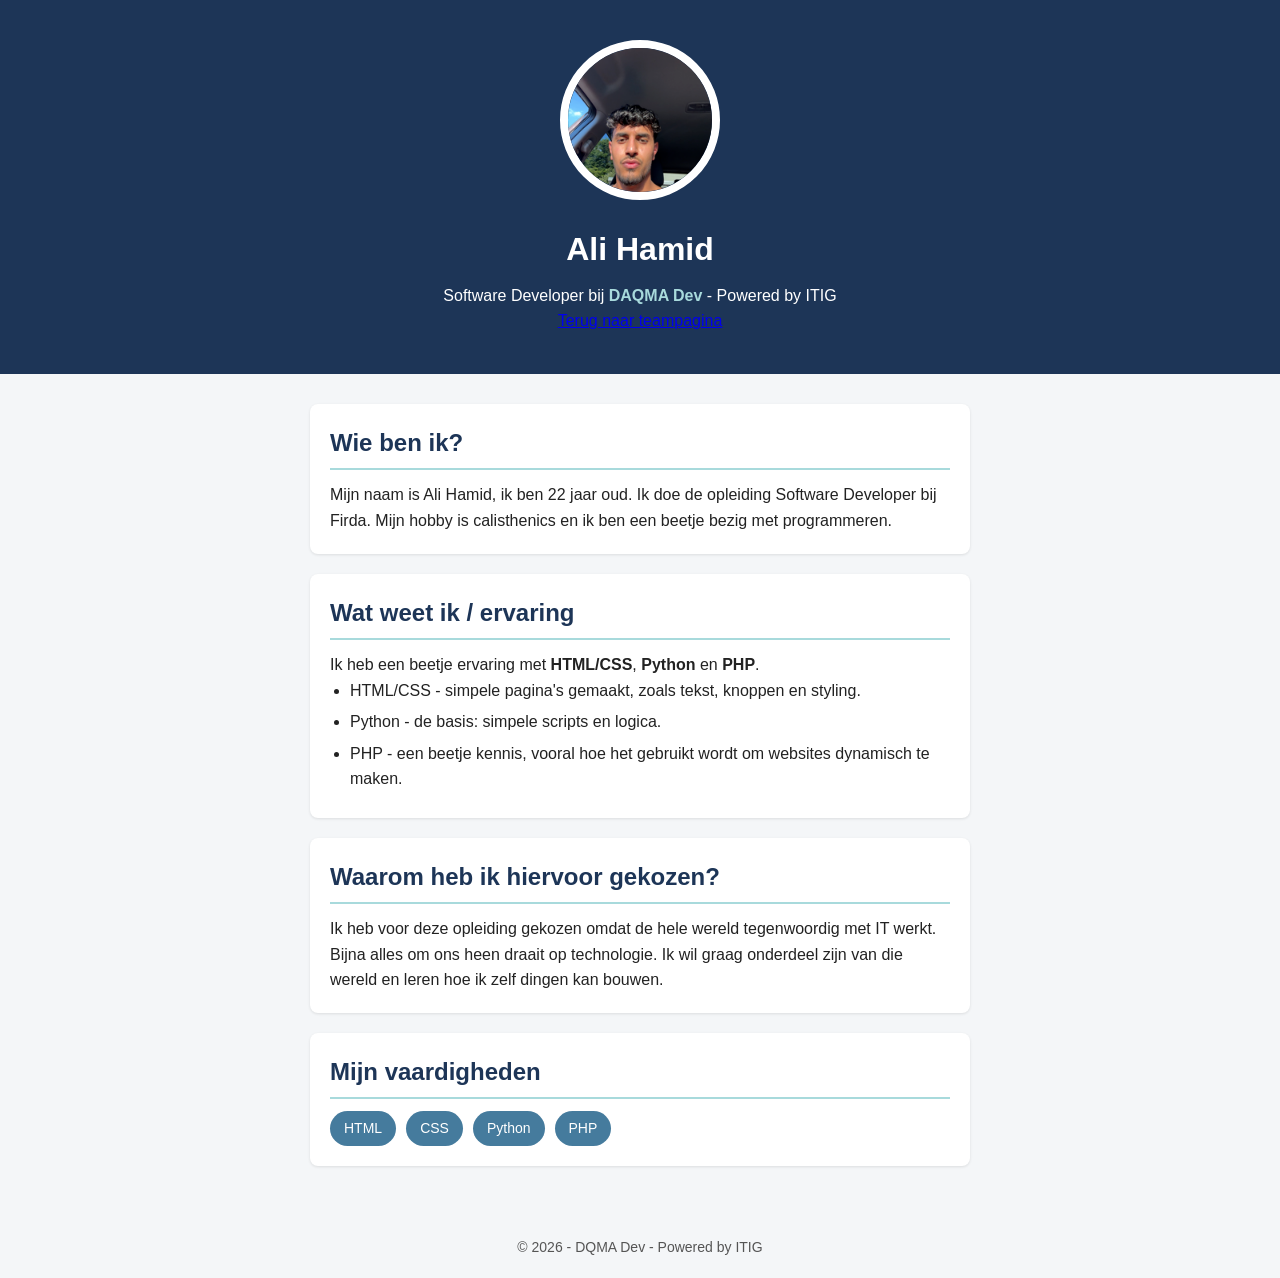
<file: untitled folder/ali hamid/index1.html>
<!DOCTYPE html>
<html lang="nl">
<head>
  <meta charset="UTF-8">
  <meta name="viewport" content="width=device-width, initial-scale=1.0">
  <title>Ali Hamid - DQMA Dev</title>
  <link rel="stylesheet" href="style.css">
</head>
<body>
 
  <header>
    <img src="Image Small.png" alt="Foto van Ali Hamid" class="profielfoto">
    <h1>Ali Hamid</h1>
    <p>Software Developer bij <span class="highlight">DAQMA Dev</span> - Powered by ITIG</p>
    <nav>
      <a href="index.html">Terug naar teampagina</a>
    </nav>
  </header>
 
  <main>
 
    <section id="wie-ben-ik">
      <h2>Wie ben ik?</h2>
      <p>
        Mijn naam is Ali Hamid, ik ben 22 jaar oud.
        Ik doe de opleiding Software Developer bij Firda.
        Mijn hobby is calisthenics en ik ben een beetje bezig met programmeren.
      </p>
    </section>
 
    <section id="ervaring">
      <h2>Wat weet ik / ervaring</h2>
      <p>
        Ik heb een beetje ervaring met <strong>HTML/CSS</strong>, <strong>Python</strong> en <strong>PHP</strong>.
      </p>
      <ul>
        <li>HTML/CSS - simpele pagina's gemaakt, zoals tekst, knoppen en styling.</li>
        <li>Python - de basis: simpele scripts en logica.</li>
        <li>PHP - een beetje kennis, vooral hoe het gebruikt wordt om websites dynamisch te maken.</li>
      </ul>
    </section>
 
    <section id="waarom">
      <h2>Waarom heb ik hiervoor gekozen?</h2>
      <p>
        Ik heb voor deze opleiding gekozen omdat de hele wereld tegenwoordig met IT werkt.
        Bijna alles om ons heen draait op technologie. Ik wil graag onderdeel zijn van die wereld
        en leren hoe ik zelf dingen kan bouwen.
      </p>
    </section>
 
    <section id="vaardigheden">
      <h2>Mijn vaardigheden</h2>
      <div class="skills">
        <span class="skill-badge">HTML</span>
        <span class="skill-badge">CSS</span>
        <span class="skill-badge">Python</span>
        <span class="skill-badge">PHP</span>
      </div>
    </section>
 
  </main>
 
  <footer>
    <p>&copy; 2026 - DQMA Dev - Powered by ITIG</p>
  </footer>
 
</body>
</html>
</file>
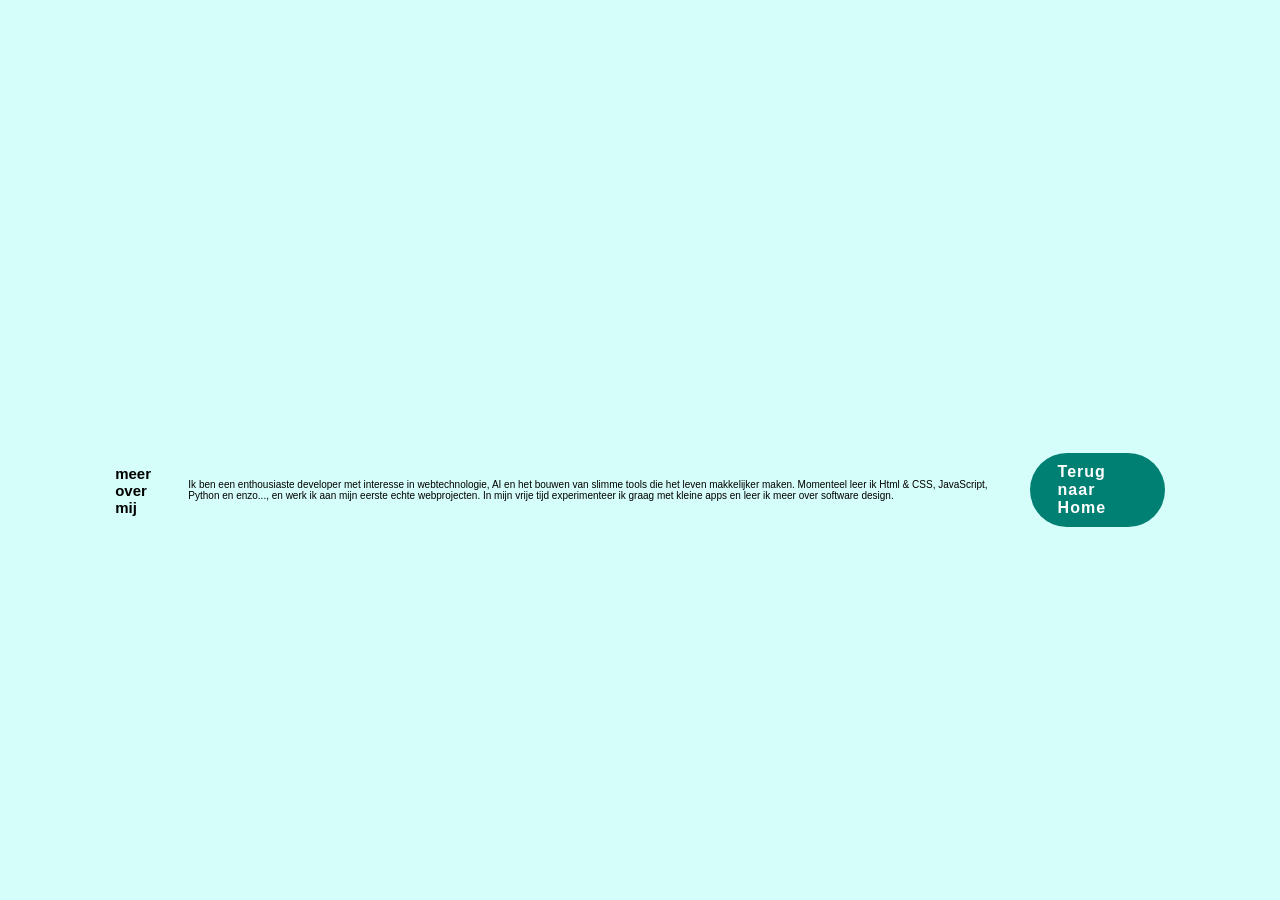
<file: untitled folder/Ali Portfolio/overmij.html>
<!DOCTYPE html>
<html lang="en">
<head>
    <meta charset="UTF-8">
    <meta name="viewport" content="width=device-width, initial-scale=1.0">
    <title>Over Mij</title>
    <link rel="stylesheet" href="style.css">
</head>
<body>
    <section class="overmij">
        <h1>meer over mij</h1>
        <p>Ik ben een enthousiaste developer met interesse in webtechnologie, AI en het bouwen van slimme tools die het leven makkelijker maken.
Momenteel leer ik Html & CSS, JavaScript, Python en enzo..., en werk ik aan mijn eerste echte webprojecten.
In mijn vrije tijd experimenteer ik graag met kleine apps en leer ik meer over software design.</p>
        <a href="index.html" class="btn">Terug naar Home</a>
    </section>
    
</body>
</html>
</file>
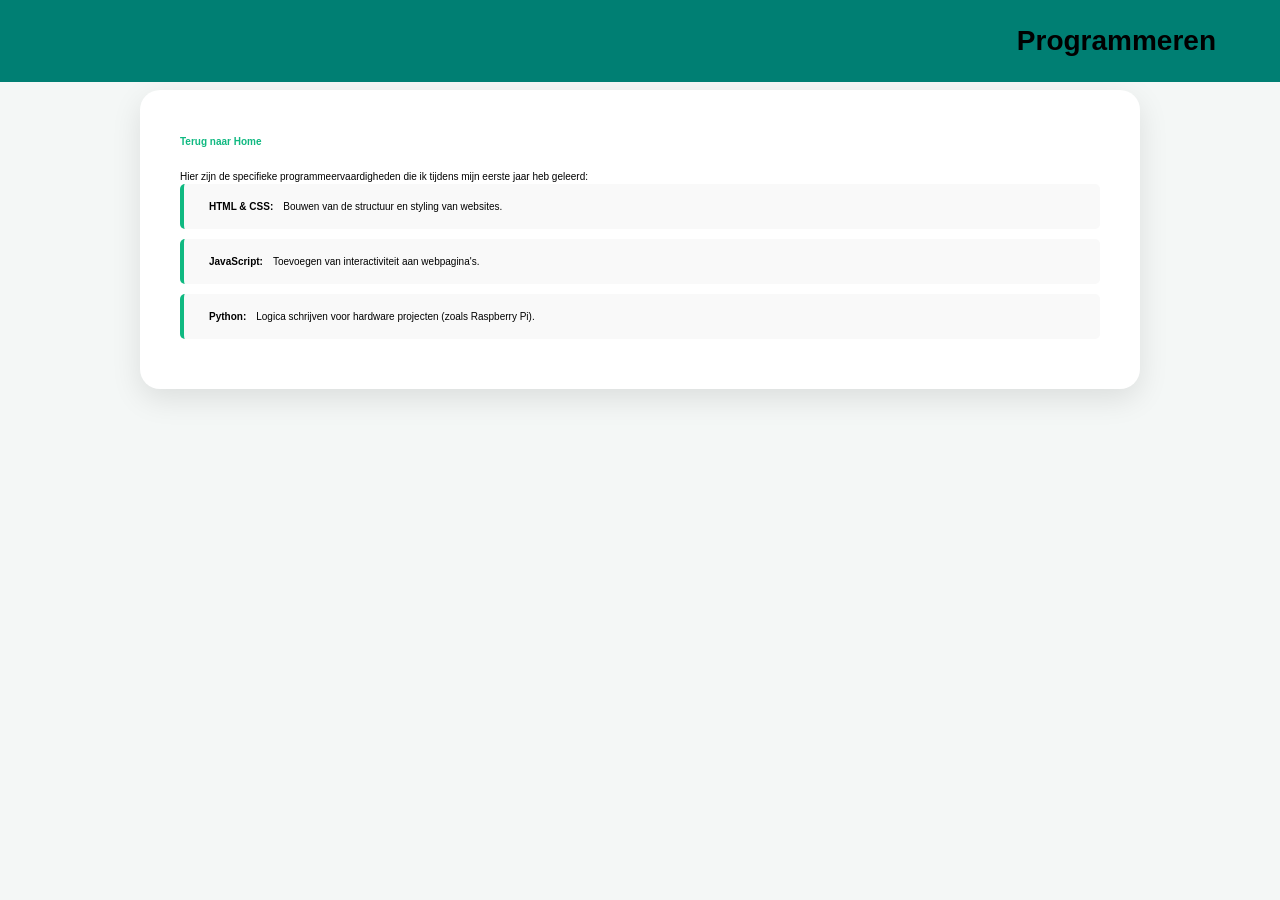
<file: untitled folder/Ali Portfolio/programmeren.html>
<!DOCTYPE html>
<html lang="nl">
<head>
    <meta charset="UTF-8">
    <meta name="viewport" content="width=device-width, initial-scale=1.0">
    <title>Programmeren</title>
    <link rel="stylesheet" href="style.css">
    <style>
        body {
            font-family: 'Poppins', sans-serif;
            background-color: #f4f7f6;
            color: #000000;
            line-height: 1.5;
            display: flex;
            justify-content: center;
            padding: 90px 30px;
        }
        .detail-card {
            background: white;
            max-width: 1000px;
            width: 100%;
            padding: 40px;
            border-radius: 20px;
            box-shadow: 0 10px 30px rgba(0,0,0,0.1);
        }
        .back-btn {
            display: inline-flex;
            align-items: center;
            text-decoration: none;
            color: #10b981;
            font-weight: bold;
            margin-bottom: 20px;
        }
        .header {
            display: flex;
            align-items: center;
            gap: 15px;
            margin-bottom: 25px;
        }
        .header i {
            font-size: 50px;
            color: #10b981;
        }
        h1 { margin: 0; font-size: 28px; }
        .content ul {
            list-style: none;
            padding: 0;
        }
        .content li {
            background: #f9f9f9;
            margin-bottom: 10px;
            padding: 15px;
            border-left: 4px solid #10b981;
            border-radius: 5px;
            display: flex;
            align-items: center;
            gap: 10px;
        }
    </style>
</head>
<body>

    <div class="detail-card">
        <a href="index.html" class="back-btn">
            <i class='bx bx-left-arrow-alt'></i> Terug naar Home
        </a>

        <div class="header">
            <i class='bx bx-code-alt'></i>
            <h1>Programmeren</h1>
        </div>

        <div class="content">
            <p>Hier zijn de specifieke programmeervaardigheden die ik tijdens mijn eerste jaar heb geleerd:</p>
            <ul>
                <li><i class='bx bx-check-circle'></i> <strong>HTML & CSS:</strong> Bouwen van de structuur en styling van websites.</li>
                <li><i class='bx bx-check-circle'></i> <strong>JavaScript:</strong> Toevoegen van interactiviteit aan webpagina's.</li>
                <li><i class='bx bx-check-circle'></i> <strong>Python:</strong> Logica schrijven voor hardware projecten (zoals Raspberry Pi).</li>
           
            </ul>
        </div>
    </div>

</body>
</html>
</file>
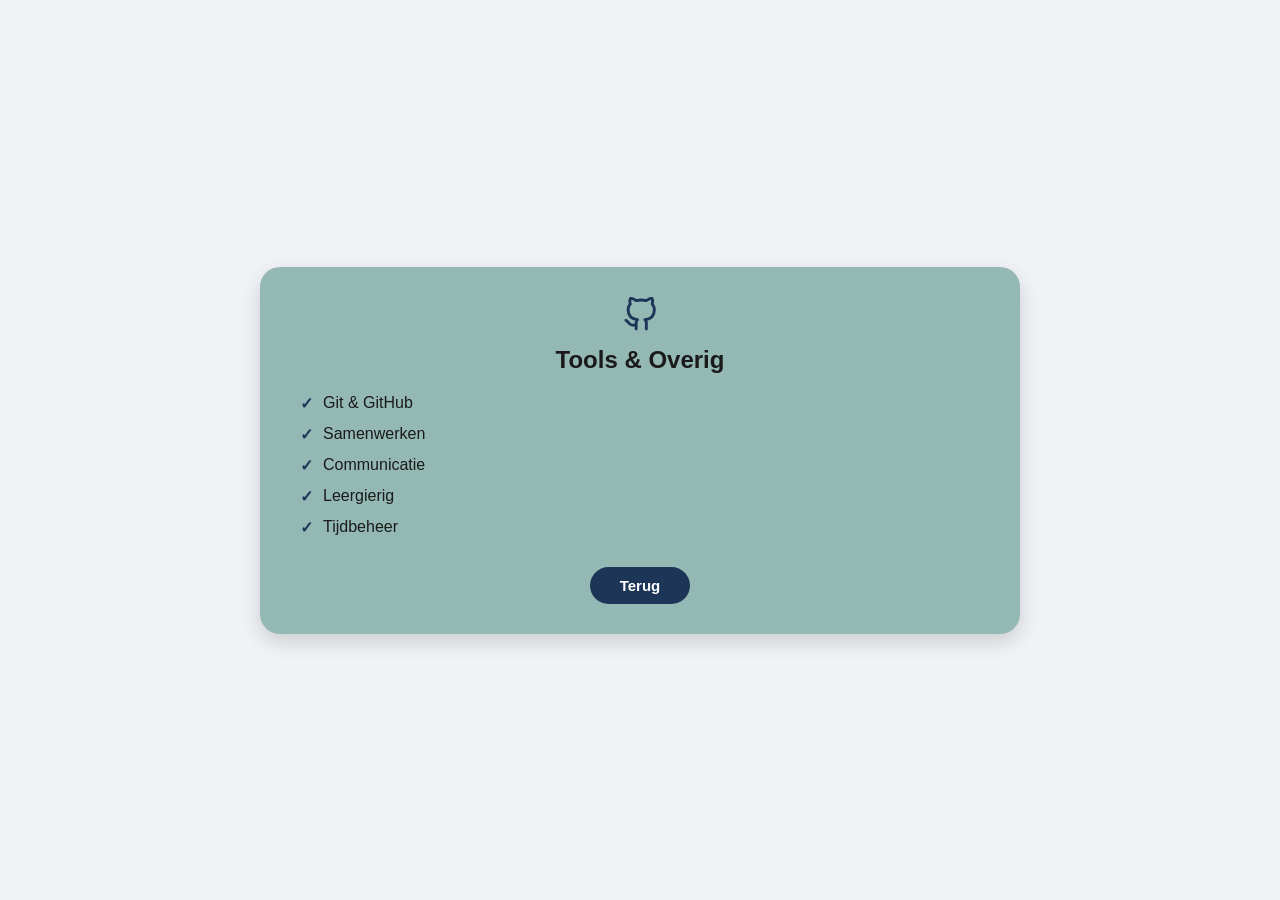
<file: untitled folder/Ali Portfolio/tools.html>
<!DOCTYPE html>
<html lang="nl">
<head>
    <meta charset="UTF-8">
    <meta name="viewport" content="width=device-width, initial-scale=1.0">
    <title>Tools & Overig Details</title>
    <style>
       
        body {
            background-color: #f0f2f5;
            display: flex;
            justify-content: center;
            align-items: center;
            height: 100vh;
            margin: 0;
            font-family: 'Segoe UI', Tahoma, Geneva, Verdana, sans-serif;
        }

        .dienst-box {
            background-color: #94b9b4; 
            width: 700px;
            padding: 30px;
            border-radius: 20px;
            text-align: center;
            box-shadow: 0 8px 20px rgba(0,0,0,0.15);
        }

        .icon-container {
            background-color: #e8f0f0;
            width: 60px;
            height: 60px;
            border-radius: 50%;
            display: flex;
            justify-content: center;
            align-items: center;
            margin: 0 auto 15px;
        }

        .icon-container img {
            width: 35px;
        }

        h2 {
            margin: 10px 0;
            color: #1a1a1a;
            font-size: 24px;
        }
     
        .details-list {
            text-align: left;
            margin: 20px 0 30px 10px;
        }

        .details-item {
            display: flex;
            align-items: center;
            margin-bottom: 12px;
            font-size: 16px;
            color: #1a1a1a;
        }

        .check-icon {
            color: #1d3557;
            font-weight: bold;
            margin-right: 10px;
        }

        
        .btn-terug {
            display: inline-block;
            background-color: #1d3557; 
            color: white;
            text-decoration: none;
            padding: 10px 30px;
            border-radius: 25px;
            font-weight: bold;
            font-size: 15px;
            transition: 0.3s ease;
        }

        .btn-terug:hover {
            background-color: #000;
            transform: translateY(-2px);
        }
    </style>
</head>
<body>

<div class="dienst-box">
    <div class="bx bxl-git">
        <svg width="35" height="35" viewBox="0 0 24 24" fill="none" stroke="#1d3557" stroke-width="2" stroke-linecap="round" stroke-linejoin="round"><path d="M9 19c-5 1.5-5-2.5-7-3m14 6v-3.87a3.37 3.37 0 0 0-.94-2.61c3.14-.35 6.44-1.54 6.44-7A5.44 5.44 0 0 0 20 4.77 5.07 5.07 0 0 0 19.91 1S18.73.65 16 2.48a13.38 13.38 0 0 0-7 0C6.27.65 5.09 1 5.09 1A5.07 5.07 0 0 0 5 4.77a5.44 5.44 0 0 0-1.5 3.78c0 5.42 3.3 6.61 6.44 7A3.37 3.37 0 0 0 9 18.13V22"></path></svg>
    </div>

    <h2>Tools & Overig</h2>
    

    <div class="details-list">
        <div class="details-item"><span class="check-icon">✓</span> Git & GitHub</div>
        <div class="details-item"><span class="check-icon">✓</span> Samenwerken</div>
        <div class="details-item"><span class="check-icon">✓</span> Communicatie</div>
        <div class="details-item"><span class="check-icon">✓</span> Leergierig</div>
        <div class="details-item"><span class="check-icon">✓</span> Tijdbeheer</div>
    </div>

    <a href="index.html" class="btn-terug">Terug</a>
</div>

</body>
</html>
</file>
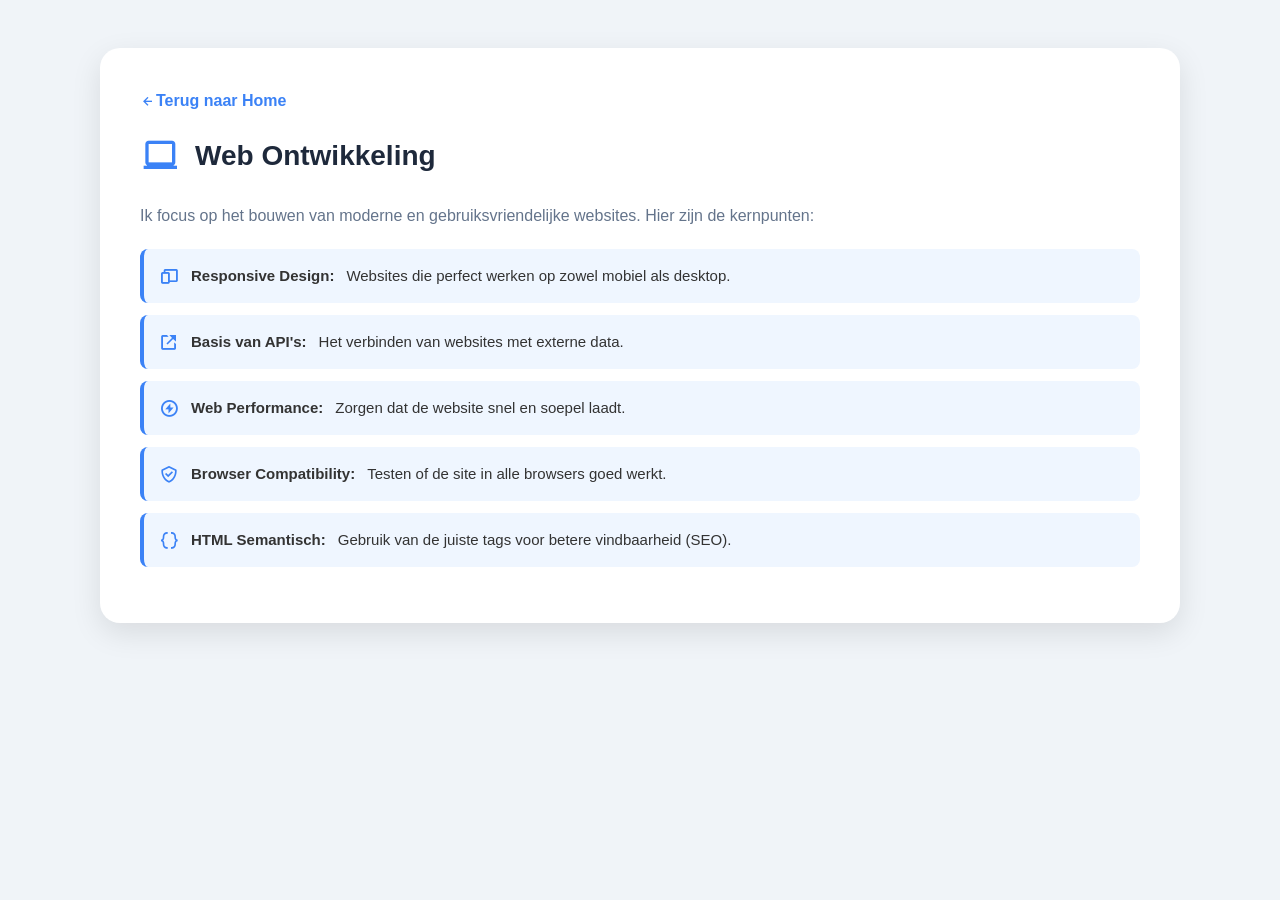
<file: untitled folder/Ali Portfolio/web.html>
<!DOCTYPE html>
<html lang="nl">
<head>
    <meta charset="UTF-8">
    <meta name="viewport" content="width=device-width, initial-scale=1.0">
    <title>Web Ontwikkeling - Details</title>
    <link href='https://unpkg.com/boxicons@2.1.4/css/boxicons.min.css' rel='stylesheet'>
    <style>
        body {
            font-family: 'Poppins', sans-serif;
            background-color: #f0f4f8;
            color: #333;
            line-height: 1.6;
            display: flex;
            justify-content: center;
            padding: 40px 20px;
        }
        .detail-card {
            background: white;
            max-width: 1000px;
            width: 100%;
            padding: 40px;
            border-radius: 20px;
            box-shadow: 0 10px 30px rgba(0,0,0,0.1);
        }
        .back-btn {
            display: inline-flex;
            align-items: center;
            text-decoration: none;
            color: #3b82f6; /* رنگ آبی دکمه */
            font-weight: bold;
            margin-bottom: 20px;
            transition: 0.3s;
        }
        .back-btn:hover { transform: translateX(-5px); }
        
        .header {
            display: flex;
            align-items: center;
            gap: 15px;
            margin-bottom: 25px;
        }
        .header i {
            font-size: 40px;
            color: #3b82f6; /* رنگ آبی آیکون */
        }
        h1 { margin: 0; font-size: 28px; color: #1e293b; }
        
        .content p { color: #64748b; margin-bottom: 20px; }
        
        .content ul { list-style: none; padding: 0; }
        
        .content li {
            background: #eff6ff; /* پس‌زمینه آبی بسیار ملایم */
            margin-bottom: 12px;
            padding: 15px;
            border-left: 4px solid #3b82f6;
            border-radius: 8px;
            display: flex;
            align-items: center;
            gap: 12px;
            font-size: 15px;
        }
        .content li i { color: #3b82f6; font-size: 20px; }
    </style>
</head>
<body>

    <div class="detail-card">
        <a href="index.html" class="back-btn">
            <i class='bx bx-left-arrow-alt'></i> Terug naar Home
        </a>

        <div class="header">
            <i class='bx bx-laptop'></i>
            <h1>Web Ontwikkeling</h1>
        </div>

        <div class="content">
            <p>Ik focus op het bouwen van moderne en gebruiksvriendelijke websites. Hier zijn de kernpunten:</p>
            <ul>
                <li><i class='bx bx-devices'></i> <strong>Responsive Design:</strong> Websites die perfect werken op zowel mobiel als desktop.</li>
                <li><i class='bx bx-link-external'></i> <strong>Basis van API's:</strong> Het verbinden van websites met externe data.</li>
                <li><i class='bx bx-bolt-circle'></i> <strong>Web Performance:</strong> Zorgen dat de website snel en soepel laadt.</li>
                <li><i class='bx bx-check-shield'></i> <strong>Browser Compatibility:</strong> Testen of de site in alle browsers goed werkt.</li>
                <li><i class='bx bx-code-curly'></i> <strong>HTML Semantisch:</strong> Gebruik van de juiste tags voor betere vindbaarheid (SEO).</li>
            </ul>
        </div>
    </div>

</body>
</html>
</file>
<file: untitled folder/style.css>
/* =========================================
   DQAMA WEBSITE
========================================= */

* {
    margin: 0;
    padding: 0;
    box-sizing: border-box;
}

:root {
    --background: #020814;
    --background-light: #07111f;

    --card: #081522;
    --card-light: #0c1b2b;

    --blue: #168cff;
    --blue-light: #20b8ff;

    --white: #ffffff;
    --text: #aab7c6;

    --border: rgba(255,255,255,0.09);
}

html {
    scroll-behavior: smooth;
}

body {
    font-family: Arial, Helvetica, sans-serif;
    background: var(--background);
    color: var(--white);
    line-height: 1.6;
}

a {
    text-decoration: none;
}

.container {
    width: min(1180px, 90%);
    margin: auto;
}


/* =========================================
   HEADER
========================================= */

.header {
    height: 90px;

    display: flex;
    align-items: center;

    background: rgba(2, 8, 20, 0.95);

    border-bottom: 1px solid var(--border);

    position: sticky;
    top: 0;
    z-index: 1000;
}

.navbar {
    display: flex;
    justify-content: space-between;
    align-items: center;
}

.brand {
    display: flex;
    align-items: center;
    gap: 13px;
    color: white;
}

.brand-mark {
    width: 48px;
    height: 48px;

    display: flex;
    justify-content: center;
    align-items: center;

    border-radius: 12px;

    background:
        linear-gradient(
            135deg,
            var(--blue-light),
            #0758ff
        );

    font-weight: 800;

    box-shadow:
        0 0 25px rgba(22, 140, 255, 0.25);
}

.brand strong {
    display: block;

    font-size: 22px;
    letter-spacing: 2px;
}

.brand small {
    display: block;

    color: #73869a;

    font-size: 9px;
    letter-spacing: 2px;
}

.nav-links {
    display: flex;
    gap: 38px;
    list-style: none;
}

.nav-links a {
    position: relative;

    color: #bdc8d5;

    font-weight: 600;

    padding: 34px 0;
}

.nav-links a:hover,
.nav-links a.active {
    color: white;
}

.nav-links a.active::after {
    content: "";

    position: absolute;

    height: 3px;
    width: 100%;

    left: 0;
    bottom: 20px;

    background: var(--blue-light);

    border-radius: 10px;
}

.nav-button {
    padding: 11px 20px;

    border-radius: 9px;

    color: white;

    border: 1px solid rgba(22,140,255,0.4);

    background: rgba(22,140,255,0.1);

    transition: 0.25s;
}

.nav-button:hover {
    background: var(--blue);
}


/* =========================================
   HERO
========================================= */

.hero {
    min-height: 720px;

    position: relative;

    display: flex;
    align-items: center;

    overflow: hidden;

    background:
        radial-gradient(
            circle at 75% 35%,
            rgba(0,132,255,0.14),
            transparent 30%
        ),
        #020814;
}

.grid-background {
    position: absolute;
    inset: 0;

    opacity: 0.18;

    background-image:
        linear-gradient(
            rgba(47, 125, 205, 0.3) 1px,
            transparent 1px
        ),
        linear-gradient(
            90deg,
            rgba(47, 125, 205, 0.3) 1px,
            transparent 1px
        );

    background-size: 50px 50px;
}

.hero-grid {
    position: relative;
    z-index: 2;

    display: grid;
    grid-template-columns: 1.05fr 0.95fr;

    gap: 70px;

    align-items: center;
}


/* Hero content */

.badge {
    display: inline-flex;
    align-items: center;
    gap: 9px;

    padding: 7px 13px;

    margin-bottom: 24px;

    border: 1px solid var(--border);

    border-radius: 30px;

    background: rgba(255,255,255,0.03);

    color: #c7d4e0;

    font-size: 13px;
}

.badge span {
    width: 7px;
    height: 7px;

    border-radius: 50%;

    background: var(--blue-light);

    box-shadow:
        0 0 12px var(--blue-light);
}

.hero h1 {
    max-width: 650px;

    font-size: clamp(45px, 5vw, 72px);

    line-height: 1.05;

    letter-spacing: -2px;

    margin-bottom: 25px;
}

.hero h1 span {
    color: var(--blue-light);

    text-shadow:
        0 0 30px rgba(32,184,255,0.25);
}

.hero-description {
    max-width: 610px;

    font-size: 18px;

    color: var(--text);

    margin-bottom: 35px;
}

.hero-buttons {
    display: flex;
    gap: 14px;

    margin-bottom: 55px;
}

.button {
    display: inline-flex;
    justify-content: center;
    align-items: center;

    gap: 12px;

    padding: 14px 23px;

    border-radius: 9px;

    font-weight: 700;

    transition: 0.25s;
}

.primary {
    color: white;

    background:
        linear-gradient(
            135deg,
            #168cff,
            #0759ee
        );

    box-shadow:
        0 10px 35px rgba(0,111,255,0.25);
}

.primary:hover {
    transform: translateY(-3px);

    box-shadow:
        0 15px 40px rgba(0,111,255,0.4);
}

.secondary {
    color: white;

    border: 1px solid #34465a;

    background: rgba(255,255,255,0.02);
}

.secondary:hover {
    border-color: var(--blue);
}


/* Hero features */

.hero-features {
    display: flex;
    gap: 35px;
}

.feature {
    display: flex;
    align-items: center;

    gap: 12px;
}

.feature-icon {
    width: 43px;
    height: 43px;

    display: flex;
    justify-content: center;
    align-items: center;

    border-radius: 10px;

    color: var(--blue-light);

    border: 1px solid rgba(32,184,255,0.3);

    background: rgba(32,184,255,0.08);
}

.feature strong {
    display: block;

    font-size: 13px;
}

.feature small {
    color: #708295;

    font-size: 11px;
}


/* =========================================
   HERO VISUAL
========================================= */

.hero-visual {
    position: relative;

    min-height: 480px;

    display: flex;
    justify-content: center;
    align-items: center;
}

.glow {
    position: absolute;

    width: 400px;
    height: 400px;

    border-radius: 50%;

    background: rgba(0,119,255,0.18);

    filter: blur(100px);
}

.tech-card {
    width: 90%;
    height: 400px;

    position: relative;
    z-index: 2;

    border: 1px solid rgba(30,161,255,0.45);

    border-radius: 25px;

    overflow: hidden;

    background:
        linear-gradient(
            145deg,
            rgba(11,34,56,0.96),
            rgba(3,12,24,0.98)
        );

    box-shadow:
        0 30px 80px rgba(0,0,0,0.45),
        inset 0 0 50px rgba(0,120,255,0.05);
}

.tech-card-top {
    height: 48px;

    display: flex;
    align-items: center;

    gap: 7px;

    padding-left: 20px;

    border-bottom: 1px solid var(--border);
}

.tech-card-top span {
    width: 8px;
    height: 8px;

    border-radius: 50%;

    background: #38516a;
}

.tech-logo {
    height: 270px;

    display: flex;
    flex-direction: column;

    justify-content: center;
    align-items: center;
}

.logo-symbol {
    font-size: 70px;

    font-weight: 900;

    letter-spacing: -12px;

    margin-right: 10px;
}

.logo-symbol span {
    color: var(--blue);
}

.tech-logo h2 {
    margin-top: 10px;

    color: var(--blue-light);

    letter-spacing: 8px;

    font-size: 26px;
}

.tech-logo p {
    margin-top: 5px;

    color: #64798d;

    font-size: 11px;

    letter-spacing: 2px;
}

.code-lines {
    padding: 0 30px;
}

.code-lines span {
    display: block;

    height: 4px;

    margin: 9px 0;

    border-radius: 5px;

    background:
        linear-gradient(
            90deg,
            var(--blue),
            rgba(22,140,255,0.05)
        );
}

.code-lines span:nth-child(1) {
    width: 70%;
}

.code-lines span:nth-child(2) {
    width: 45%;
}

.code-lines span:nth-child(3) {
    width: 80%;
}

.code-lines span:nth-child(4) {
    width: 55%;
}


/* Floating cards */

.floating-card {
    position: absolute;
    z-index: 5;

    display: flex;
    align-items: center;

    gap: 12px;

    padding: 15px 18px;

    border: 1px solid rgba(32,184,255,0.35);

    border-radius: 12px;

    background: rgba(5,18,31,0.95);

    box-shadow:
        0 15px 40px rgba(0,0,0,0.4);
}

.floating-card > span {
    color: var(--blue-light);

    font-weight: bold;
}

.floating-card strong {
    display: block;

    font-size: 12px;
}

.floating-card small {
    color: #6f8295;

    font-size: 10px;
}

.card-one {
    left: -15px;
    bottom: 40px;
}

.card-two {
    right: -10px;
    top: 40px;
}


/* =========================================
   SECTIONS
========================================= */

.section {
    padding: 100px 0;
}

.eyebrow {
    color: var(--blue-light);

    font-size: 12px;

    font-weight: 800;

    letter-spacing: 3px;

    margin-bottom: 15px;
}


/* =========================================
   INTRO
========================================= */

.intro {
    background: #06101c;

    border-top: 1px solid var(--border);
    border-bottom: 1px solid var(--border);
}

.intro-grid {
    display: grid;
    grid-template-columns: 1fr 1fr;

    gap: 100px;

    align-items: center;
}

.intro h2 {
    font-size: 42px;

    line-height: 1.15;
}

.intro h2 span {
    color: var(--blue);
}

.intro-text p {
    color: var(--text);

    margin-bottom: 22px;
}

.intro-text a {
    color: var(--blue-light);

    font-weight: bold;
}


/* =========================================
   SERVICES
========================================= */

.services {
    background: #030a14;
}

.section-heading {
    display: flex;
    justify-content: space-between;
    align-items: end;

    margin-bottom: 45px;
}

.section-heading h2 {
    font-size: 42px;
}

.section-heading > a {
    color: var(--blue-light);
}

.service-grid {
    display: grid;

    grid-template-columns:
        repeat(4, 1fr);

    gap: 20px;
}

.service-card {
    min-height: 310px;

    display: flex;
    flex-direction: column;

    padding: 27px;

    border: 1px solid var(--border);

    border-radius: 15px;

    background:
        linear-gradient(
            145deg,
            #091522,
            #060e18
        );

    transition: 0.3s;
}

.service-card:hover {
    transform: translateY(-8px);

    border-color:
        rgba(32,184,255,0.55);

    box-shadow:
        0 20px 50px rgba(0,0,0,0.3);
}

.service-top {
    display: flex;
    justify-content: space-between;

    margin-bottom: 40px;
}

.service-icon {
    width: 46px;
    height: 46px;

    display: flex;
    justify-content: center;
    align-items: center;

    border-radius: 10px;

    color: var(--blue-light);

    background:
        rgba(22,140,255,0.1);

    border:
        1px solid rgba(22,140,255,0.25);
}

.service-top > span {
    color: #425467;

    font-size: 12px;
}

.service-card h3 {
    margin-bottom: 12px;

    font-size: 19px;
}

.service-card p {
    color: var(--text);

    font-size: 14px;

    flex-grow: 1;
}

.service-card a {
    color: var(--blue-light);

    font-size: 13px;

    margin-top: 20px;
}


/* =========================================
   TEAM CTA
========================================= */

.team-section {
    background:
        radial-gradient(
            circle at 80%,
            rgba(0,121,255,0.13),
            transparent 35%
        ),
        #06101c;
}

.team-banner {
    display: flex;
    justify-content: space-between;
    align-items: center;

    gap: 50px;

    padding: 55px;

    border: 1px solid var(--border);

    border-radius: 20px;

    background:
        rgba(255,255,255,0.02);
}

.team-banner h2 {
    max-width: 650px;

    font-size: 42px;

    line-height: 1.15;

    margin-bottom: 15px;
}

.team-banner h2 span {
    color: var(--blue-light);
}

.team-banner p {
    max-width: 650px;

    color: var(--text);
}


/* =========================================
   FOOTER
========================================= */

footer {
    padding: 70px 0 25px;

    background: #01050c;

    border-top: 1px solid var(--border);
}

.footer-grid {
    display: grid;

    grid-template-columns:
        2fr 1fr 1fr;

    gap: 70px;

    padding-bottom: 50px;
}

.footer-brand h2 {
    color: var(--blue);

    font-size: 30px;

    letter-spacing: 4px;
}

.footer-brand p {
    color: #647587;

    margin-top: 10px;
}

.footer-grid h4 {
    margin-bottom: 15px;
}

.footer-grid a,
.footer-grid > div > p {
    display: block;

    color: #718295;

    margin: 8px 0;

    font-size: 13px;
}

.footer-grid a:hover {
    color: var(--blue-light);
}

.copyright {
    display: flex;
    justify-content: space-between;

    padding-top: 25px;

    border-top: 1px solid var(--border);

    color: #506174;

    font-size: 12px;
}


/* =========================================
   RESPONSIVE
========================================= */

@media (max-width: 1000px) {

    .nav-button {
        display: none;
    }

    .hero-grid {
        grid-template-columns: 1fr;
    }

    .hero {
        padding: 80px 0;
    }

    .hero-visual {
        margin-top: 20px;
    }

    .service-grid {
        grid-template-columns:
            repeat(2, 1fr);
    }

    .intro-grid {
        grid-template-columns: 1fr;

        gap: 35px;
    }

}


@media (max-width: 700px) {

    .header {
        height: auto;

        padding: 18px 0;
    }

    .navbar {
        flex-direction: column;

        gap: 20px;
    }

    .nav-links {
        gap: 17px;

        flex-wrap: wrap;

        justify-content: center;
    }

    .nav-links a {
        padding: 5px;
    }

    .nav-links a.active::after {
        bottom: -5px;
    }

    .hero h1 {
        font-size: 42px;
    }

    .hero-buttons {
        flex-direction: column;

        align-items: flex-start;
    }

    .hero-features {
        flex-direction: column;

        gap: 15px;
    }

    .hero-visual {
        min-height: 400px;
    }

    .tech-card {
        width: 100%;
        height: 350px;
    }

    .floating-card {
        display: none;
    }

    .service-grid {
        grid-template-columns: 1fr;
    }

    .section-heading {
        align-items: flex-start;

        flex-direction: column;

        gap: 15px;
    }

    .team-banner {
        padding: 30px;

        flex-direction: column;

        align-items: flex-start;
    }

    .footer-grid {
        grid-template-columns: 1fr;

        gap: 35px;
    }

    .copyright {
        flex-direction: column;

        gap: 8px;
    }

}
/* =========================================
   OVER ONS PAGINA
========================================= */

.page-hero {
    min-height: 420px;
    position: relative;
    display: flex;
    align-items: center;
    overflow: hidden;

    background:
        radial-gradient(
            circle at 75% 35%,
            rgba(0,132,255,0.14),
            transparent 30%
        ),
        #020814;
}

.page-hero-content {
    position: relative;
    z-index: 2;
}

.page-hero h1 {
    max-width: 750px;
    font-size: clamp(44px, 5vw, 68px);
    line-height: 1.05;
    letter-spacing: -2px;
    margin-bottom: 22px;
}

.page-hero h1 span {
    color: var(--blue-light);
}

.page-hero p:not(.eyebrow) {
    max-width: 650px;
    color: var(--text);
    font-size: 18px;
}


/* About main */

.about-main {
    background: #06101c;
}

.about-layout {
    display: grid;
    grid-template-columns: 1fr 1fr;
    gap: 100px;
}

.about-layout h2 {
    font-size: 42px;
    line-height: 1.15;
}

.about-copy p {
    color: var(--text);
    margin-bottom: 20px;
}


/* Missie en visie */

.values-section {
    background: #030a14;
}

.values-grid {
    display: grid;
    grid-template-columns: repeat(3, 1fr);
    gap: 22px;
}

.value-card {
    position: relative;

    min-height: 300px;

    padding: 30px;

    border-radius: 16px;

    border: 1px solid var(--border);

    background:
        linear-gradient(
            145deg,
            #091522,
            #060e18
        );

    transition: 0.3s;
}

.value-card:hover {
    transform: translateY(-7px);
    border-color: rgba(32,184,255,0.5);
}

.value-number {
    display: block;
    color: var(--blue-light);
    font-size: 13px;
    margin-bottom: 50px;
}

.value-card h3 {
    font-size: 24px;
    margin-bottom: 15px;
}

.value-card p {
    color: var(--text);
}


/* Kernwaarden */

.principles {
    background: #06101c;
}

.principles-grid {
    display: grid;
    grid-template-columns: repeat(4, 1fr);
    gap: 20px;
}

.principle {
    padding: 28px;

    border: 1px solid var(--border);
    border-radius: 15px;

    background: rgba(255,255,255,0.02);
}

.principle-icon {
    width: 48px;
    height: 48px;

    margin-bottom: 25px;

    display: flex;
    justify-content: center;
    align-items: center;

    border-radius: 10px;

    color: var(--blue-light);

    background: rgba(22,140,255,0.1);

    border: 1px solid rgba(22,140,255,0.25);
}

.principle h3 {
    margin-bottom: 10px;
}

.principle p {
    color: var(--text);
    font-size: 14px;
}


/* Responsive over ons */

@media (max-width: 900px) {

    .about-layout {
        grid-template-columns: 1fr;
        gap: 35px;
    }

    .values-grid {
        grid-template-columns: 1fr;
    }

    .principles-grid {
        grid-template-columns: repeat(2, 1fr);
    }

}

@media (max-width: 600px) {

    .principles-grid {
        grid-template-columns: 1fr;
    }

    .page-hero {
        min-height: 360px;
    }

}
/* =========================================
   DIENSTEN PAGINA
========================================= */

.services-detail {
    background: #030a14;
}

.services-detail-grid {
    display: grid;
    grid-template-columns: repeat(2, 1fr);
    gap: 24px;
}

.service-detail-card {
    min-height: 330px;

    padding: 32px;

    border-radius: 18px;

    border: 1px solid var(--border);

    background:
        linear-gradient(
            145deg,
            #0a1725,
            #06101a
        );

    position: relative;

    overflow: hidden;

    transition: 0.3s;
}

.service-detail-card::before {
    content: "";

    position: absolute;

    width: 180px;
    height: 180px;

    right: -70px;
    top: -70px;

    border-radius: 50%;

    background:
        rgba(22, 140, 255, 0.08);

    filter: blur(20px);
}

.service-detail-card:hover {
    transform: translateY(-8px);

    border-color:
        rgba(32,184,255,0.5);

    box-shadow:
        0 20px 50px rgba(0,0,0,0.3);
}

.service-detail-top {
    display: flex;
    justify-content: space-between;
    align-items: center;

    margin-bottom: 50px;
}

.service-detail-number {
    color: #526579;

    font-size: 13px;
}

.service-detail-icon {
    width: 50px;
    height: 50px;

    display: flex;
    justify-content: center;
    align-items: center;

    border-radius: 12px;

    color: var(--blue-light);

    font-weight: bold;

    background:
        rgba(22,140,255,0.1);

    border:
        1px solid rgba(22,140,255,0.25);
}

.service-detail-card h3 {
    font-size: 26px;

    margin-bottom: 15px;
}

.service-detail-card p {
    max-width: 500px;

    color: var(--text);

    margin-bottom: 25px;
}

.service-tags {
    display: flex;
    gap: 8px;
    flex-wrap: wrap;
}

.service-tags span {
    padding: 6px 11px;

    border-radius: 20px;

    color: #8ccaff;

    font-size: 11px;

    border:
        1px solid rgba(22,140,255,0.2);

    background:
        rgba(22,140,255,0.06);
}


/* =========================================
   WERKWIJZE
========================================= */

.process-section {
    background: #06101c;
}

.process-grid {
    display: grid;

    grid-template-columns:
        repeat(4, 1fr);

    gap: 20px;
}

.process-card {
    padding: 28px;

    border-radius: 15px;

    border: 1px solid var(--border);

    background:
        rgba(255,255,255,0.02);

    transition: 0.3s;
}

.process-card:hover {
    border-color:
        rgba(32,184,255,0.4);

    transform: translateY(-5px);
}

.process-card > span {
    display: inline-block;

    margin-bottom: 35px;

    color: var(--blue-light);

    font-size: 13px;

    font-weight: 800;
}

.process-card h3 {
    font-size: 21px;

    margin-bottom: 12px;
}

.process-card p {
    color: var(--text);

    font-size: 14px;
}


/* =========================================
   RESPONSIVE DIENSTEN
========================================= */

@media (max-width: 900px) {

    .services-detail-grid {
        grid-template-columns: 1fr;
    }

    .process-grid {
        grid-template-columns:
            repeat(2, 1fr);
    }

}

@media (max-width: 600px) {

    .process-grid {
        grid-template-columns: 1fr;
    }

    .service-detail-card {
        padding: 24px;
    }

}
/* =========================================
   TEAM PAGINA
========================================= */

.team-intro-section {
    background: #06101c;
}

.team-intro-grid {
    display: grid;
    grid-template-columns: 1fr 1fr;
    gap: 100px;
    align-items: start;
}

.team-intro-grid h2 {
    font-size: 42px;
    line-height: 1.15;
}

.team-intro-grid > div:last-child p {
    color: var(--text);
    margin-bottom: 18px;
}


/* =========================================
   TEAMLEDEN
========================================= */

.team-members-section {
    background: #030a14;
}

.team-members-grid {
    display: grid;
    grid-template-columns: repeat(2, 1fr);
    gap: 24px;
}

.member-card {
    display: grid;
    grid-template-columns: 180px 1fr;

    min-height: 300px;

    overflow: hidden;

    border: 1px solid var(--border);
    border-radius: 18px;

    background:
        linear-gradient(
            145deg,
            #091522,
            #060e18
        );

    transition: 0.3s;
}

.member-card:hover {
    transform: translateY(-7px);

    border-color:
        rgba(32,184,255,0.5);

    box-shadow:
        0 20px 50px rgba(0,0,0,0.3);
}


/* Linkerkant profiel */

.member-image {
    min-height: 100%;

    position: relative;

    display: flex;
    justify-content: center;
    align-items: center;

    background:
        radial-gradient(
            circle at center,
            rgba(22,140,255,0.25),
            transparent 55%
        ),
        #07111d;

    border-right: 1px solid var(--border);
}

.member-image > span {
    position: absolute;

    top: 18px;
    left: 18px;

    color: #50657a;

    font-size: 12px;
}

.member-initials {
    width: 95px;
    height: 95px;

    display: flex;
    justify-content: center;
    align-items: center;

    border-radius: 50%;

    font-size: 35px;
    font-weight: 800;

    color: white;

    background:
        linear-gradient(
            145deg,
            #20b8ff,
            #0758ff
        );

    border: 4px solid rgba(255,255,255,0.05);

    box-shadow:
        0 0 35px rgba(22,140,255,0.25);
}


/* Rechterkant profiel */

.member-content {
    padding: 28px;

    display: flex;
    flex-direction: column;
}

.member-role {
    color: var(--blue-light);

    font-size: 11px;
    font-weight: 800;

    text-transform: uppercase;
    letter-spacing: 1.5px;

    margin-bottom: 7px;
}

.member-content h3 {
    font-size: 24px;

    margin-bottom: 12px;
}

.member-content p {
    color: var(--text);

    font-size: 14px;

    margin-bottom: 20px;
}

.member-skills {
    display: flex;
    flex-wrap: wrap;

    gap: 7px;

    margin-bottom: 24px;
}

.member-skills span {
    padding: 5px 10px;

    color: #8bcaff;

    font-size: 10px;

    border-radius: 20px;

    border:
        1px solid rgba(22,140,255,0.2);

    background:
        rgba(22,140,255,0.06);
}

.member-link {
    margin-top: auto;

    color: var(--blue-light);

    font-weight: 700;

    font-size: 13px;
}

.member-link:hover {
    color: white;
}


/* =========================================
   SAMENWERKING
========================================= */

.collaboration-section {
    background: #06101c;
}

.collaboration-grid {
    display: grid;
    grid-template-columns: repeat(4, 1fr);
    gap: 20px;
}

.collaboration-card {
    min-height: 230px;

    padding: 27px;

    border-radius: 15px;

    border: 1px solid var(--border);

    background:
        rgba(255,255,255,0.02);

    transition: 0.3s;
}

.collaboration-card:hover {
    transform: translateY(-5px);

    border-color:
        rgba(32,184,255,0.4);
}

.collaboration-card > span {
    display: inline-block;

    margin-bottom: 35px;

    color: var(--blue-light);

    font-size: 12px;

    font-weight: 800;
}

.collaboration-card h3 {
    font-size: 20px;

    margin-bottom: 10px;
}

.collaboration-card p {
    color: var(--text);

    font-size: 13px;
}


/* =========================================
   RESPONSIVE TEAM
========================================= */

@media (max-width: 1000px) {

    .team-members-grid {
        grid-template-columns: 1fr;
    }

    .collaboration-grid {
        grid-template-columns: repeat(2, 1fr);
    }

}


@media (max-width: 800px) {

    .team-intro-grid {
        grid-template-columns: 1fr;
        gap: 30px;
    }

}


@media (max-width: 600px) {

    .member-card {
        grid-template-columns: 1fr;
    }

    .member-image {
        min-height: 210px;

        border-right: none;
        border-bottom: 1px solid var(--border);
    }

    .collaboration-grid {
        grid-template-columns: 1fr;
    }

}
/* =========================================
   ECHTE TEAMFOTO'S
========================================= */

.member-image {
    min-height: 100%;
    position: relative;

    display: flex;
    justify-content: center;
    align-items: center;

    overflow: hidden;

    background:
        radial-gradient(
            circle at center,
            rgba(22, 140, 255, 0.18),
            transparent 60%
        ),
        #07111d;

    border-right: 1px solid var(--border);
}

.member-number {
    position: absolute;

    top: 18px;
    left: 18px;

    z-index: 2;

    color: #7b8da0;

    font-size: 12px;
    font-weight: 700;

    background: rgba(2, 8, 20, 0.75);

    padding: 5px 8px;

    border-radius: 6px;

    backdrop-filter: blur(8px);
}

.member-photo {
    width: 125px;
    height: 125px;

    object-fit: cover;
    object-position: center;

    border-radius: 50%;

    border: 3px solid rgba(32, 184, 255, 0.65);

    box-shadow:
        0 0 0 8px rgba(22,140,255,0.05),
        0 0 35px rgba(22,140,255,0.25);

    transition: 0.3s;
}

.member-card:hover .member-photo {
    transform: scale(1.05);

    box-shadow:
        0 0 0 8px rgba(22,140,255,0.08),
        0 0 45px rgba(22,140,255,0.4);
}
/* DQAMA LOGO */

.brand {
    display: flex;
    align-items: center;
    text-decoration: none;
}

.dqama-logo {
    width: 155px;
    height: 70px;

    object-fit: contain;
    object-position: center;

    display: block;
}

/* Mobiel */

@media (max-width: 700px) {
    .dqama-logo {
        width: 130px;
        height: 60px;
    }
}
/* =========================================
   CONTACT SECTIE OP HOMEPAGE
========================================= */

.contact-home {
    background:
        radial-gradient(
            circle at 15% 50%,
            rgba(22, 140, 255, 0.12),
            transparent 35%
        ),
        #030a14;
}

.contact-home-grid {
    display: grid;
    grid-template-columns: 0.9fr 1.1fr;
    gap: 70px;
    align-items: start;
}


/* Linkerkant */

.contact-home-info h2 {
    max-width: 560px;

    font-size: 44px;
    line-height: 1.1;

    margin-bottom: 20px;
}

.contact-home-info h2 span {
    color: var(--blue-light);
}

.contact-home-info > p:not(.eyebrow) {
    max-width: 540px;

    color: var(--text);

    margin-bottom: 35px;
}

.contact-home-details {
    display: flex;
    flex-direction: column;
    gap: 14px;
}

.contact-home-item {
    display: flex;
    align-items: center;

    gap: 15px;

    padding: 15px;

    border-radius: 12px;

    border: 1px solid var(--border);

    background: rgba(255,255,255,0.02);
}

.contact-home-item > span {
    width: 42px;
    height: 42px;

    display: flex;
    justify-content: center;
    align-items: center;

    border-radius: 10px;

    color: var(--blue-light);

    background: rgba(22,140,255,0.08);

    border:
        1px solid rgba(22,140,255,0.22);
}

.contact-home-item small {
    display: block;

    color: #63788d;

    font-size: 10px;

    text-transform: uppercase;
    letter-spacing: 1px;
}

.contact-home-item strong {
    font-size: 14px;
}


/* Formulier */

.contact-home-form {
    padding: 30px;

    border-radius: 18px;

    border: 1px solid var(--border);

    background:
        linear-gradient(
            145deg,
            #091522,
            #050d17
        );

    box-shadow:
        0 25px 60px rgba(0,0,0,0.25);
}

.contact-home-form h3 {
    font-size: 24px;

    margin-bottom: 25px;
}

.contact-home-form form {
    display: flex;
    flex-direction: column;

    gap: 18px;
}

.contact-form-row {
    display: grid;

    grid-template-columns:
        1fr 1fr;

    gap: 15px;
}

.contact-home-form label {
    display: block;

    margin-bottom: 7px;

    color: #b9c6d3;

    font-size: 12px;
    font-weight: 700;
}

.contact-home-form input,
.contact-home-form textarea {
    width: 100%;

    padding: 13px 14px;

    color: white;

    font: inherit;

    border-radius: 9px;

    outline: none;

    border: 1px solid #1b2a3a;

    background: #06101a;

    transition: 0.2s;
}

.contact-home-form textarea {
    resize: vertical;
}

.contact-home-form input:focus,
.contact-home-form textarea:focus {
    border-color: var(--blue);

    box-shadow:
        0 0 0 3px rgba(22,140,255,0.08);
}

.contact-home-form input::placeholder,
.contact-home-form textarea::placeholder {
    color: #526578;
}

.contact-home-form button {
    padding: 14px 20px;

    border: none;

    border-radius: 9px;

    color: white;

    font-weight: 800;

    cursor: pointer;

    background:
        linear-gradient(
            135deg,
            #168cff,
            #0759ee
        );

    transition: 0.25s;
}

.contact-home-form button:hover {
    transform: translateY(-2px);

    box-shadow:
        0 12px 30px rgba(0,100,255,0.3);
}


/* Responsive */

@media (max-width: 900px) {

    .contact-home-grid {
        grid-template-columns: 1fr;

        gap: 45px;
    }

}

@media (max-width: 600px) {

    .contact-form-row {
        grid-template-columns: 1fr;
    }

    .contact-home-info h2 {
        font-size: 34px;
    }

    .contact-home-form {
        padding: 22px;
    }

}
/* =========================================
   INLOGGEN KNOP
========================================= */

.login-button {
    display: inline-flex;
    align-items: center;
    justify-content: center;
    gap: 9px;

    padding: 12px 22px;

    color: #ffffff;
    font-size: 14px;
    font-weight: 700;

    border-radius: 10px;
    border: 1px solid rgba(32, 184, 255, 0.35);

    background: linear-gradient(
        135deg,
        #168cff,
        #0759ee
    );

    box-shadow:
        0 8px 25px rgba(0, 100, 255, 0.22);

    transition: 0.25s ease;
}

.login-button:hover {
    transform: translateY(-2px);

    background: linear-gradient(
        135deg,
        #20b8ff,
        #0874ff
    );

    box-shadow:
        0 12px 30px rgba(0, 100, 255, 0.35);
}

.login-icon {
    font-size: 17px;
}


/* Mobiel */

@media (max-width: 700px) {

    .login-button {
        padding: 10px 18px;
        font-size: 13px;
    }

}
/* =========================================
   DQAMA LOGIN PAGINA
========================================= */

.login-page {
    min-height: 100vh;

    background: #020814;

    color: white;
}


/* =========================================
   MAIN LOGIN
========================================= */

.login-main {
    min-height: calc(100vh - 90px);

    position: relative;

    display: flex;
    align-items: center;

    padding: 90px 0;

    overflow: hidden;

    background:
        radial-gradient(
            circle at 20% 40%,
            rgba(22, 140, 255, 0.10),
            transparent 30%
        ),
        radial-gradient(
            circle at 80% 60%,
            rgba(32, 184, 255, 0.08),
            transparent 30%
        ),
        #020814;
}


/* Grid */

.login-grid-background {
    position: absolute;

    inset: 0;

    opacity: 0.16;

    background-image:
        linear-gradient(
            rgba(47, 125, 205, 0.30) 1px,
            transparent 1px
        ),
        linear-gradient(
            90deg,
            rgba(47, 125, 205, 0.30) 1px,
            transparent 1px
        );

    background-size: 55px 55px;
}


/* Glow */

.login-glow {
    position: absolute;

    border-radius: 50%;

    filter: blur(100px);

    pointer-events: none;
}

.login-glow-one {
    width: 350px;
    height: 350px;

    left: -100px;
    top: 100px;

    background:
        rgba(0, 119, 255, 0.15);
}

.login-glow-two {
    width: 400px;
    height: 400px;

    right: -150px;
    bottom: -100px;

    background:
        rgba(0, 183, 255, 0.10);
}


/* =========================================
   LAYOUT
========================================= */

.login-layout {
    position: relative;

    z-index: 2;

    display: grid;

    grid-template-columns:
        1fr 480px;

    gap: 100px;

    align-items: center;
}


/* =========================================
   LINKERKANT
========================================= */

.login-intro {
    max-width: 620px;
}


/* Badge */

.login-badge {
    display: inline-flex;

    align-items: center;

    gap: 9px;

    padding: 7px 13px;

    margin-bottom: 25px;

    border-radius: 30px;

    border:
        1px solid rgba(255,255,255,0.09);

    background:
        rgba(255,255,255,0.03);

    color: #aebdcb;

    font-size: 11px;

    font-weight: 700;

    letter-spacing: 1.5px;
}

.login-badge span {
    width: 7px;
    height: 7px;

    border-radius: 50%;

    background: var(--blue-light);

    box-shadow:
        0 0 12px var(--blue-light);
}


/* Titel */

.login-intro h1 {
    max-width: 600px;

    font-size:
        clamp(48px, 5vw, 72px);

    line-height: 1.05;

    letter-spacing: -2px;

    margin-bottom: 25px;
}

.login-intro h1 span {
    color: var(--blue-light);

    text-shadow:
        0 0 30px rgba(32,184,255,0.20);
}


/* Tekst */

.login-intro-text {
    max-width: 570px;

    color: var(--text);

    font-size: 17px;

    line-height: 1.8;

    margin-bottom: 45px;
}


/* =========================================
   BENEFITS
========================================= */

.login-benefits {
    display: flex;

    flex-direction: column;

    gap: 15px;

    max-width: 520px;
}

.login-benefit {
    display: flex;

    align-items: center;

    gap: 15px;

    padding: 15px;

    border-radius: 12px;

    border:
        1px solid rgba(255,255,255,0.07);

    background:
        rgba(255,255,255,0.02);
}

.benefit-icon {
    width: 45px;
    height: 45px;

    flex-shrink: 0;

    display: flex;

    align-items: center;

    justify-content: center;

    border-radius: 10px;

    color: var(--blue-light);

    font-size: 11px;

    font-weight: 800;

    background:
        rgba(22,140,255,0.08);

    border:
        1px solid rgba(22,140,255,0.22);
}

.login-benefit strong {
    display: block;

    margin-bottom: 2px;

    font-size: 14px;
}

.login-benefit p {
    color: #718397;

    font-size: 12px;
}


/* =========================================
   LOGIN CARD
========================================= */

.login-card {
    position: relative;

    padding: 38px;

    border-radius: 22px;

    border:
        1px solid rgba(32,184,255,0.18);

    background:
        linear-gradient(
            145deg,
            rgba(10, 24, 39, 0.97),
            rgba(4, 12, 22, 0.98)
        );

    box-shadow:
        0 30px 80px rgba(0,0,0,0.45),
        inset 0 0 40px rgba(22,140,255,0.025);
}


/* Kleine blauwe lijn */

.login-card::before {
    content: "";

    position: absolute;

    top: 0;

    left: 50%;

    transform: translateX(-50%);

    width: 65%;

    height: 2px;

    background:
        linear-gradient(
            90deg,
            transparent,
            var(--blue-light),
            transparent
        );
}


/* Header */

.login-card-header {
    margin-bottom: 30px;
}

.login-status {
    display: flex;

    align-items: center;

    gap: 8px;

    color: #73879a;

    font-size: 10px;

    font-weight: 800;

    letter-spacing: 1.5px;

    margin-bottom: 17px;
}

.login-status span {
    width: 7px;
    height: 7px;

    border-radius: 50%;

    background: #35dc8b;

    box-shadow:
        0 0 10px rgba(53,220,139,0.50);
}

.login-card-header h2 {
    font-size: 32px;

    margin-bottom: 7px;
}

.login-card-header p {
    color: #73869a;

    font-size: 13px;
}


/* =========================================
   FORM
========================================= */

.login-form-group {
    margin-bottom: 20px;
}

.login-form-group label {
    display: block;

    color: #becbd7;

    font-size: 12px;

    font-weight: 700;

    margin-bottom: 8px;
}


/* Password label */

.password-label {
    display: flex;

    align-items: center;

    justify-content: space-between;
}

.password-label a {
    color: var(--blue-light);

    font-size: 11px;
}


/* Input wrapper */

.login-input-wrapper {
    position: relative;
}

.input-icon {
    position: absolute;

    left: 15px;

    top: 50%;

    transform:
        translateY(-50%);

    width: 20px;

    color: #587086;

    font-size: 13px;

    text-align: center;
}

.login-input-wrapper input {
    width: 100%;

    height: 52px;

    padding:
        0 15px
        0 48px;

    color: white;

    font: inherit;

    font-size: 13px;

    outline: none;

    border-radius: 10px;

    border:
        1px solid #1b2d40;

    background:
        rgba(2, 10, 18, 0.80);

    transition: 0.2s;
}

.login-input-wrapper input::placeholder {
    color: #465b70;
}

.login-input-wrapper input:focus {
    border-color:
        var(--blue);

    box-shadow:
        0 0 0 3px
        rgba(22,140,255,0.08);
}


/* =========================================
   REMEMBER
========================================= */

.remember-login {
    display: inline-flex;

    align-items: center;

    gap: 9px;

    color: #8294a6;

    font-size: 12px;

    cursor: pointer;

    margin-bottom: 22px;
}

.remember-login input {
    accent-color:
        var(--blue);
}


/* =========================================
   SUBMIT
========================================= */

.login-submit {
    width: 100%;

    height: 52px;

    display: flex;

    align-items: center;

    justify-content: space-between;

    padding: 0 20px;

    border: none;

    border-radius: 10px;

    color: white;

    font-size: 14px;

    font-weight: 800;

    cursor: pointer;

    background:
        linear-gradient(
            135deg,
            #168cff,
            #0759ee
        );

    box-shadow:
        0 12px 35px
        rgba(0,100,255,0.20);

    transition: 0.25s;
}

.login-submit:hover {
    transform:
        translateY(-2px);

    box-shadow:
        0 17px 40px
        rgba(0,100,255,0.35);
}


/* =========================================
   DIVIDER
========================================= */

.login-divider {
    display: flex;

    align-items: center;

    gap: 15px;

    margin: 28px 0 20px;
}

.login-divider span {
    height: 1px;

    flex: 1;

    background:
        rgba(255,255,255,0.08);
}

.login-divider p {
    color: #42576b;

    font-size: 9px;

    font-weight: 800;

    letter-spacing: 3px;
}


/* =========================================
   BACK HOME
========================================= */

.back-home {
    display: block;

    text-align: center;

    color: #8798a9;

    font-size: 12px;

    transition: 0.2s;
}

.back-home:hover {
    color: var(--blue-light);
}


/* =========================================
   SECURITY
========================================= */

.login-security {
    display: flex;

    justify-content: center;

    align-items: center;

    gap: 7px;

    margin-top: 25px;

    padding-top: 20px;

    border-top:
        1px solid rgba(255,255,255,0.06);
}

.login-security span {
    color: #35dc8b;

    font-size: 7px;
}

.login-security p {
    color: #50657a;

    font-size: 10px;
}


/* =========================================
   LOGIN FOOTER
========================================= */

.login-footer {
    padding: 22px 0;

    background: #01050c;

    border-top:
        1px solid var(--border);
}

.login-footer-content {
    display: flex;

    justify-content: space-between;

    color: #506174;

    font-size: 11px;
}


/* =========================================
   RESPONSIVE LOGIN
========================================= */

@media (max-width: 1000px) {

    .login-layout {
    position: relative;
    z-index: 2;

    display: grid;
    grid-template-columns: 1.25fr 0.75fr;

    gap: 55px;

    align-items: stretch;
}

}


@media (max-width: 700px) {

    .login-main {
        padding: 60px 0;
    }

    .login-intro h1 {
        font-size: 43px;
    }

    .login-intro-text {
        font-size: 15px;
    }

    .login-card {
        padding: 25px;
    }

    .login-footer-content {
        flex-direction: column;

        text-align: center;

        gap: 5px;
    }

}



.navbar {
    display: grid;

    grid-template-columns: 180px 1fr 180px;

    align-items: center;

    min-height: 90px;
}

.brand {
    justify-self: start;
}

.navbar nav {
    justify-self: center;
}

.nav-links {
    display: flex;

    align-items: center;

    justify-content: center;

    gap: 55px;

    list-style: none;

    margin: 0;
    padding: 0;
}

.login-button {
    justify-self: end;
}
.navbar {
    display: flex;
    justify-content: space-between;
    align-items: center;
}
/* =========================================
   CONTACT PAGINA
========================================= */

.contact-page-hero {
    position: relative;
    min-height: calc(100vh - 90px);

    padding: 90px 0;

    overflow: hidden;

    background:
        radial-gradient(
            circle at 15% 40%,
            rgba(22,140,255,0.13),
            transparent 30%
        ),
        radial-gradient(
            circle at 85% 60%,
            rgba(32,184,255,0.08),
            transparent 30%
        ),
        #020814;
}


/* GRID ACHTERGROND */

.contact-grid-bg {
    position: absolute;
    inset: 0;

    opacity: 0.15;

    background-image:
        linear-gradient(
            rgba(47,125,205,0.30) 1px,
            transparent 1px
        ),
        linear-gradient(
            90deg,
            rgba(47,125,205,0.30) 1px,
            transparent 1px
        );

    background-size: 55px 55px;

    pointer-events: none;
}


/* GLOW */

.contact-glow {
    position: absolute;

    width: 400px;
    height: 400px;

    border-radius: 50%;

    filter: blur(110px);

    pointer-events: none;
}

.contact-glow-left {
    left: -170px;
    top: 150px;

    background: rgba(0,119,255,0.15);
}

.contact-glow-right {
    right: -170px;
    bottom: 50px;

    background: rgba(0,183,255,0.10);
}


/* =========================================
   LAYOUT
========================================= */

.contact-page-layout {
    position: relative;
    z-index: 2;

    display: grid;

    grid-template-columns:
        0.9fr 1.1fr;

    gap: 90px;

    align-items: center;
}


/* =========================================
   LINKERKANT
========================================= */

.contact-page-info {
    max-width: 570px;
}


.contact-badge {
    display: inline-flex;

    align-items: center;

    gap: 9px;

    padding: 7px 13px;

    margin-bottom: 25px;

    border-radius: 30px;

    border:
        1px solid rgba(255,255,255,0.09);

    background:
        rgba(255,255,255,0.03);

    color: #9aabba;

    font-size: 10px;
    font-weight: 800;

    letter-spacing: 2px;
}


.contact-badge span {
    width: 7px;
    height: 7px;

    border-radius: 50%;

    background: var(--blue-light);

    box-shadow:
        0 0 12px var(--blue-light);
}


/* TITEL */

.contact-page-info h1 {
    font-size: clamp(48px, 5vw, 70px);

    line-height: 1.04;

    letter-spacing: -2px;

    margin-bottom: 25px;
}


.contact-page-info h1 span {
    color: var(--blue-light);

    text-shadow:
        0 0 30px rgba(32,184,255,0.20);
}


.contact-intro {
    max-width: 540px;

    color: #8294a6;

    font-size: 16px;

    line-height: 1.8;

    margin-bottom: 38px;
}


/* =========================================
   CONTACT CARDS
========================================= */

.contact-details {
    display: flex;

    flex-direction: column;

    gap: 12px;
}


.contact-detail-card {
    display: flex;

    align-items: center;

    gap: 16px;

    padding: 15px;

    border-radius: 13px;

    border:
        1px solid rgba(255,255,255,0.07);

    background:
        rgba(255,255,255,0.025);

    transition: 0.25s;
}


.contact-detail-card:hover {
    transform: translateX(5px);

    border-color:
        rgba(32,184,255,0.25);

    background:
        rgba(22,140,255,0.05);
}


.contact-detail-icon {
    width: 48px;
    height: 48px;

    flex-shrink: 0;

    display: flex;

    justify-content: center;
    align-items: center;

    border-radius: 11px;

    color: var(--blue-light);

    font-size: 17px;

    background:
        rgba(22,140,255,0.08);

    border:
        1px solid rgba(22,140,255,0.22);
}


.contact-detail-card small {
    display: block;

    color: #52687c;

    font-size: 8px;

    font-weight: 800;

    letter-spacing: 1.5px;
}


.contact-detail-card strong {
    display: block;

    color: #e2eaf2;

    font-size: 13px;

    margin: 1px 0;
}


.contact-detail-card p {
    color: #65798c;

    font-size: 10px;
}


/* =========================================
   BESCHIKBAAR
========================================= */

.contact-availability {
    display: flex;

    align-items: center;

    gap: 12px;

    margin-top: 25px;

    padding-top: 23px;

    border-top:
        1px solid rgba(255,255,255,0.07);
}


.availability-dot {
    width: 10px;
    height: 10px;

    flex-shrink: 0;

    border-radius: 50%;

    background: #2fe29a;

    box-shadow:
        0 0 14px rgba(47,226,154,0.7);
}


.contact-availability strong {
    display: block;

    font-size: 11px;

    color: #aabac8;
}


.contact-availability p {
    color: #566b7e;

    font-size: 10px;
}


/* =========================================
   FORMULIER
========================================= */

.contact-page-form {
    position: relative;

    padding: 38px;

    border-radius: 22px;

    border:
        1px solid rgba(32,184,255,0.18);

    background:
        linear-gradient(
            145deg,
            rgba(10,24,39,0.97),
            rgba(4,12,22,0.98)
        );

    box-shadow:
        0 30px 80px rgba(0,0,0,0.45);
}


.contact-page-form::before {
    content: "";

    position: absolute;

    top: 0;
    left: 50%;

    transform: translateX(-50%);

    width: 65%;
    height: 2px;

    background:
        linear-gradient(
            90deg,
            transparent,
            var(--blue-light),
            transparent
        );
}


/* FORM HEADER */

.contact-form-top {
    display: flex;

    justify-content: space-between;

    align-items: flex-start;

    gap: 20px;
}


.form-small-title {
    color: #687e92;

    font-size: 9px;

    font-weight: 800;

    letter-spacing: 2px;
}


.contact-form-top h2 {
    font-size: 32px;

    margin-top: 4px;
}


.form-status {
    display: flex;

    align-items: center;

    gap: 7px;

    color: #617689;

    font-size: 9px;

    font-weight: 800;

    letter-spacing: 1px;
}


.form-status span {
    width: 7px;
    height: 7px;

    border-radius: 50%;

    background: #2fe29a;

    box-shadow:
        0 0 10px #2fe29a;
}


.contact-form-description {
    margin-top: 8px;

    margin-bottom: 30px;

    color: #73879a;

    font-size: 12px;
}


/* =========================================
   INPUTS
========================================= */

.contact-page-form form {
    display: flex;

    flex-direction: column;

    gap: 18px;
}


.contact-form-row {
    display: grid;

    grid-template-columns:
        1fr 1fr;

    gap: 15px;
}


.contact-field label {
    display: block;

    margin-bottom: 7px;

    color: #bdcad6;

    font-size: 11px;

    font-weight: 700;
}


.contact-field input,
.contact-field textarea {
    width: 100%;

    padding: 14px 15px;

    outline: none;

    color: white;

    font: inherit;

    font-size: 13px;

    border-radius: 10px;

    border:
        1px solid #1b2e41;

    background:
        rgba(2,10,18,0.80);

    transition: 0.2s;
}


.contact-field textarea {
    resize: vertical;

    min-height: 145px;
}


.contact-field input::placeholder,
.contact-field textarea::placeholder {
    color: #475d71;
}


.contact-field input:focus,
.contact-field textarea:focus {
    border-color: var(--blue);

    box-shadow:
        0 0 0 3px rgba(22,140,255,0.08);
}


/* =========================================
   VERSTUREN
========================================= */

.contact-submit {
    width: 100%;

    height: 54px;

    display: flex;

    justify-content: space-between;

    align-items: center;

    padding: 0 20px;

    margin-top: 3px;

    border: none;

    border-radius: 10px;

    cursor: pointer;

    color: white;

    font-size: 13px;

    font-weight: 800;

    background:
        linear-gradient(
            135deg,
            #168cff,
            #0759ee
        );

    box-shadow:
        0 12px 35px rgba(0,100,255,0.20);

    transition: 0.25s;
}


.contact-submit:hover {
    transform: translateY(-2px);

    box-shadow:
        0 17px 40px rgba(0,100,255,0.35);
}


/* FORM BOTTOM */

.contact-form-bottom {
    display: flex;

    justify-content: center;

    align-items: center;

    gap: 7px;

    margin-top: 22px;

    padding-top: 20px;

    border-top:
        1px solid rgba(255,255,255,0.06);
}


.contact-form-bottom span {
    color: #2fe29a;

    font-size: 7px;
}


.contact-form-bottom p {
    color: #506579;

    font-size: 9px;
}


/* =========================================
   FOOTER
========================================= */

.contact-footer {
    padding: 28px 0;

    background: #01050c;

    border-top:
        1px solid var(--border);
}


.contact-footer-content {
    display: flex;

    justify-content: space-between;

    align-items: center;

    gap: 30px;
}


.contact-footer strong {
    color: white;

    font-size: 14px;
}


.contact-footer p {
    color: #536579;

    font-size: 10px;
}


/* =========================================
   RESPONSIVE
========================================= */

@media (max-width: 950px) {

    .contact-page-layout {
        grid-template-columns: 1fr;

        gap: 60px;
    }

    .contact-page-info {
        max-width: 700px;
    }

}


@media (max-width: 600px) {

    .contact-page-hero {
        padding: 60px 0;
    }

    .contact-page-info h1 {
        font-size: 43px;
    }

    .contact-form-row {
        grid-template-columns: 1fr;
    }

    .contact-page-form {
        padding: 25px;
    }

    .contact-footer-content {
        flex-direction: column;

        text-align: center;

        gap: 8px;
    }

}

.header-actions {
    display: flex;
    align-items: center;
    gap: 12px;
}

.language-button {
    height: 46px;
    padding: 0 16px;

    display: flex;
    align-items: center;
    justify-content: center;
    gap: 7px;

    border-radius: 10px;

    border: 1px solid rgba(32, 184, 255, 0.30);

    background: rgba(22, 140, 255, 0.08);

    color: white;

    font-size: 13px;
    font-weight: 800;

    cursor: pointer;

    transition: 0.25s;
}

.language-button:hover {
    background: rgba(22, 140, 255, 0.16);

    border-color: var(--blue-light);

    transform: translateY(-2px);

    box-shadow:
        0 8px 22px rgba(0, 130, 255, 0.20);
}

.goog-te-banner-frame,
.goog-te-banner-frame.skiptranslate,
.goog-te-gadget,
.goog-te-gadget-simple {
    display: none !important;
}

body {
    top: 0 !important;
}

html {
    top: 0 !important;
}
/* =========================
   RESPONSIVE HEADER
========================= */

.navbar {
    display: grid;
    grid-template-columns: auto 1fr auto;
    align-items: center;
    gap: 30px;
}

.main-nav {
    min-width: 0;
}

.nav-links {
    display: flex;
    align-items: center;
    justify-content: center;
    gap: clamp(18px, 3vw, 55px);
    margin: 0;
    padding: 0;
    list-style: none;
}

.menu-toggle {
    display: none;
}


/* =========================
   TABLET + MOBIEL
========================= */

@media (max-width: 950px) {

    .navbar {
        display: flex;
        align-items: center;
        justify-content: space-between;

        width: 100%;
        min-height: 75px;

        padding: 10px 20px;

        position: relative;
    }


    /* LOGO */

    .brand {
        display: flex;
        align-items: center;
        flex-shrink: 0;
    }

    .dqama-logo {
        width: clamp(85px, 18vw, 110px);
        height: auto;
        display: block;
    }


    /* HAMBURGER */

    .menu-toggle {
        display: flex !important;

        width: 46px;
        height: 46px;

        flex-direction: column;
        justify-content: center;
        align-items: center;

        gap: 5px;

        flex-shrink: 0;

        padding: 0;

        border: 1px solid rgba(32, 184, 255, 0.4);
        border-radius: 10px;

        background: rgba(4, 29, 45, 0.95);

        cursor: pointer;

        position: relative;
        z-index: 10001;
    }

    .menu-toggle span {
        width: 22px;
        height: 2px;

        display: block;

        background: white;

        border-radius: 20px;

        transition: 0.25s ease;
    }


    /* MENU NORMAAL VERBORGEN */

    .main-nav {
        display: none !important;

        position: absolute;

        top: calc(100% + 10px);
        left: 20px;
        right: 20px;

        width: auto;

        padding: 12px;

        background: rgba(4, 24, 38, 0.98);

        border: 1px solid rgba(32, 184, 255, 0.25);
        border-radius: 14px;

        box-shadow: 0 18px 45px rgba(0, 0, 0, 0.45);

        z-index: 10000;
    }


    /* MENU OPEN */

    .main-nav.open {
        display: block !important;
    }


    /* LINKS ONDER ELKAAR */

    .main-nav .nav-links {
        display: flex !important;

        flex-direction: column !important;

        align-items: stretch !important;
        justify-content: flex-start !important;

        gap: 4px !important;

        width: 100%;

        margin: 0 !important;
        padding: 0 !important;
    }

    .main-nav .nav-links li {
        width: 100%;

        margin: 0 !important;
        padding: 0 !important;
    }

    .main-nav .nav-links a {
        display: block;

        width: 100%;

        padding: 13px 15px;

        border-radius: 8px;

        font-size: 16px;

        text-align: left;

        white-space: normal;
    }

    .main-nav .nav-links a:hover,
    .main-nav .nav-links a.active {
        background: rgba(32, 184, 255, 0.12);
    }

    .main-nav .nav-links a::after {
        display: none !important;
    }


    /* EN + LOGIN VERBERGEN OP KLEIN SCHERM */

    .header-actions {
        display: none !important;
    }

}


/* =========================
   KLEINE TELEFOON
========================= */

@media (max-width: 950px) {

    .main-nav {
        display: none !important;

        position: absolute;

        top: calc(100% + 10px);
        right: 20px;
        left: auto;

        width: 150px;

        padding: 12px;

        background: rgba(4, 24, 38, 0.98);

        border: 1px solid rgba(32, 184, 255, 0.35);
        border-radius: 14px;

        box-shadow: 0 18px 45px rgba(0, 0, 0, 0.45);

        z-index: 10000;
    }

    .main-nav.open {
        display: block !important;
    }

    .main-nav .nav-links {
        display: flex !important;
        flex-direction: column !important;

        align-items: stretch !important;
        justify-content: flex-start !important;

        gap: 4px !important;

        width: 100%;

        margin: 0 !important;
        padding: 0 !important;
    }

    .main-nav .nav-links li {
        width: 100%;
        margin: 0 !important;
    }

    .main-nav .nav-links a {
        display: block;

        width: 100%;

        padding: 14px 16px;

        text-align: left;

        border-radius: 8px;
    }
}
</file>
<file: untitled folder/ali hamid/style.css>
* {
  margin: 0;
  padding: 0;
  box-sizing: border-box;
}

body {
  font-family: Arial, Helvetica, sans-serif;
  line-height: 1.6;
  color: #222;
  background-color: #f4f6f8;
}

header {
  background-color: #1d3557;
  color: white;
  padding: 40px 20px;
  text-align: center;
}

header h1 {
  font-size: 32px;
  margin-bottom: 8px;
}

.highlight {
  color: #a8dadc;
  font-weight: bold;
}

main {
  max-width: 700px;
  margin: 0 auto;
  padding: 30px 20px;
}

section {
  background-color: white;
  padding: 20px;
  margin-bottom: 20px;
  border-radius: 8px;
  box-shadow: 0 1px 3px rgba(0,0,0,0.1);
}

h2 {
  color: #1d3557;
  margin-bottom: 12px;
  border-bottom: 2px solid #a8dadc;
  padding-bottom: 6px;
}

ul {
  margin-left: 20px;
}

li {
  margin-bottom: 6px;
}

.skills {
  display: flex;
  flex-wrap: wrap;
  gap: 10px;
}

.skill-badge {
  display: inline-block;
  background-color: #457b9d;
  color: white;
  padding: 6px 14px;
  border-radius: 20px;
  font-size: 14px;
}

footer {
  text-align: center;
  padding: 20px;
  color: #555;
  font-size: 14px;
}

.profielfoto {
  width: 160px;
  height: 160px ;
  border-radius: 80%;
  object-fit: cover;
  border: 8px solid white;
  margin-bottom: 16px;
}
</file>
<file: untitled folder/Ali Portfolio/style.css>
* {
    margin: 0;
    padding: 0;
    box-sizing: border-box;
    text-decoration: none;
    border: none;
    outline: none;
    scroll-behavior: smooth;
    font-family: -apple-system, sans-serif;

}

:root {
    --bg-color: #fff;
    --snd-bg-color: #d5fdf9;
    --text-color: #000;
    --main-color: #007f73;
}

html {
    font-size: 62.5%;
    overflow-x: hidden;
}

body {
    background: var(--bg-color);
    color: var(--text-color);
}

section {
    min-height: 100vh;
    padding: 10rem 9% 2rem;
}

/* Header Section code */

.header {
    position: fixed;
    top: 0;
    right: 0;
    width: 100%;
    padding: 2rem 5%;
    background: var(--main-color);
    backdrop-filter: blur(10px);
    z-index: 1000;
    display: flex;
    align-items: center;
    justify-content: space-between;
    transition: all 0.5s ease;
}

.logo {
    font-size: 3rem;
    color: var(--bg-color);
    font-weight: 700;
    cursor: pointer;
    transition: 0.3s ease;
}

.logo:hover {
    transition: scale(1.05);
}

.navbar a {
    font-size: 1.9rem;
    color: var(--bg-color);
    margin-left: 4rem;
    font-weight: 700;
    transition: 0.3s ease;
}

.navbar a:hover,
.navbar a.active {
    color: var(--text-color);
}

#menu-icon {
    font-size: 3.6rem;
    color: var(--bg-color);
    cursor: pointer;
    display: none;
}

/* Home Section code */

.home {
    display: flex;
    justify-content: center;
    align-items: center;
}

.home-img img {
    width: 25vw;
    aspect-ratio: 1 / 1;
    border-radius: 50%;
    box-shadow: 0 0 25px var(--main-color);
    cursor: pointer;
    animation: floatimage 4s ease-in-out infinite;
    transition: 0.4s ease;
}

.home-img img:hover {
    box-shadow: 0 0 25px var(--main-color),
        0 0 35px var(--main-color),
        0 0 45px var(--main-color);
}

@keyframes floatimage {
    50% {
        transform: translateY(-2.4rem);
    }

    100% {
        transform: translateY(0);
    }
}

.home-content {
    margin-left: 5rem;
}

.home-content h3 {
    font-size: 3.7rem;
    font-weight: 700;
}

.home-content h3:nth-of-type(2) {
    margin-bottom: 2rem;
}

span {
    color: var(--main-color);
}

.home-content h1 {
    font-size: 6rem;
    font-weight: 700;
    line-height: 1.3;
}

.home-content p {
    font-size: 1.6rem;
}

.social-media a {
    display: inline-flex;
    justify-content: center;
    align-items: center;
    width: 42px;
    height: 42px;
    background: transparent;
    border: 0.2rem solid var(--main-color);
    border-radius: 50%;
    font-size: 2rem;
    color: var(--main-color);
    margin: 3rem 1.5rem 3rem 0;
    transition: 0.3s ease;
}

.social-media a:hover {
    transform: scale(1.2) translateY(-10px);
    background-color: var(--main-color);
    color: var(--bg-color);
    box-shadow: 0 0 25px var(--main-color);
}

.btn {
    display: inline-block;
    padding: 1rem 2.8rem;
    background: var(--main-color);
    border-radius: 4rem;
    box-shadow: none;
    font-size: 1.6rem;
    color: var(--bg-color);
    letter-spacing: 0.1rem;
    font-weight: 600;
    transition: 0.3s ease;
}

.btn:hover {
    box-shadow: 0 0 1.6rem var(--main-color);
}

/* Overmij Section code */

.overmij {
    display: flex;
    align-items: center;
    justify-content: center;
    gap: 2rem;
    background: var(--snd-bg-color);
}

.overmij-img img {
    width: 25vw;
    border: 2px solid var(--main-color);
    border-radius: 50%;
    box-shadow: 0 0 25px var(--main-color);
    cursor: pointer;
    transition: 0.4s ease;
}

.overmij-img img:hover {
    box-shadow: 0 0 25px var(--main-color),
        0 0 35px var(--main-color),
        0 0 45px var(--main-color);
}

.heading {
    font-size: 6rem;
    text-align: left;
}

.overmij-content {
    padding: 0 4rem;
}

.overmij-content h2 {
    text-align: left;
    line-height: 1.2;
}

.overmij-content h3 {
    font-size: 3rem;
}

.overmij-content p {
    font-size: 1.6rem;
    margin: 2rem 0 3rem;
}

/* Vaardigheden Section code */

.vaardigheden h2 {
    text-align: center;
    margin-bottom: 5rem;
}

.dienst-container {
    display: flex;
    justify-content: center;
    align-items: center;
    flex-wrap: wrap;
    gap: 2rem;
}

.dienst-container .dienst-box {
    flex: 1 1 30rem;
    background: var(--snd-bg-color);
    padding: 6rem 2rem 6rem;
    border-radius: 2rem;
    text-align: center;
    border: 0.3rem solid var(--bg-color);
    transition: 0.3s ease;
}

.dienst-container .dienst-box:hover {
    border-color: var(--main-color);
    transform: translateY(1.02rem);
}

.dienst-box i {
    font-size: 7rem;
    color: var(--main-color);
}

.dienst-box h3 {
    font-size: 2.6rem;
}

.dienst-box p {
    font-size: 1.6rem;
    margin: 1rem 0 3rem;
}

/* Project Section code */

.project {
    background: var(--snd-bg-color);
}

.project-box {
    background-size: cover;
    display: flex;
    justify-content: center;
    align-items: center;
    flex-direction: column;
}

.project .heading {
    margin-bottom: 5rem;
}

.project-box img {
    width: 20rem;
    height: 20rem;
    border-radius: 50%;
    border: 3px solid var(--main-color);
    box-shadow: 0 0 25px var(--main-color);
}

.wrapper {
    display: grid;
    grid-template-columns: repeat(3,1fr);
    justify-items: center;
    gap: 3rem;
}

.project-item {
    min-height: 450px;
    max-width: 450px;
    background: var(--bg-color);
    border: 0.3rem solid var(--bg-color);
    border-radius: 2rem;
    margin: 0 2rem;
    padding: 20px 20px;
    cursor: pointer;
    display: flex;
    flex-direction: column;
    justify-content: center;
    align-items: center;
    gap: 1.5rem;
    color: var(--text-color);
    transition: 0.3s ease;
}

.project-item:hover {
    border-color: var(--main-color);
    transform: scale(1.02rem);
}

.project-item h2 {
    font-size: 3rem;
}

.project-item p {
    font-size: 1.5rem;
    text-align: center;
}

#star {
    color: gold;
    font-size: 2rem;
}

/* Contact Section code */

.contact {
    background: var(--bg-color);
}

.contact .heading {
    text-align: center;
}

.contact h2 {
    margin-bottom: 3rem;
    color: var(--main-color);
}

.contact form {
    max-width: 80rem;
    margin: 1rem auto;
    text-align: center;
    margin-bottom: 3rem;
}
.contact form .input-box {
    display: flex;
    justify-content: center;
    flex-wrap: wrap;
}

.contact form .input-box input,
.contact form textarea {
    width: 100%;
    padding: 1.5rem;
    font-size: 1.6rem;
    color: var(--text-color);
    background: var(--bg-color);
    border-radius: 0.8rem;
    border: 0.25rem solid var(--main-color);
    margin: 0.7rem 0;
    resize: none;
}

.contact form .input-box input {
    width: 49%;
    margin: 0.7rem 0.35rem;
}

.contact form .btn {
    margin-top: 2rem;
}

/* Footer Section code */

.footer {
    position: relative;
    bottom: 0;
    width: 100%;
    padding: 40px 0;
    background-color: var(--snd-bg-color);
}
.footer .social-media {
    text-align: center;
    padding-bottom: 25px;
    color: var(--main-color)
}

.footer .social-media a {
    font-size: 25px;
    color: var(--main-color);
    border: 2px solid var(--main-color);
    width: 42px;
    height: 42px;
    line-height: 42px;
    display: inline-block;
    text-align: center;
    border-radius: 50%;
    margin: 0 10px;
    transition: 0.3s ease;
}

.footer .social-media a:hover {
    transform: scale(1.2) translateY(-10px);
    background-color: var(--main-color);
    color: var(--bg-color);
    box-shadow: 0 0 25px var(--main-color);
}

.footer .copyright {
    margin-top: 20px;
    text-align: center;
    font-size: 16px;
    color: var(--text-color);
}

/* Responsive Design code */

@media (max-width: 1200px) {
    .html {
        font-size: 55%;
    }
}
@media (max-width: 991px) {
    .header {
        padding: 2rem 3%;
    }
    .dienst {
        padding: 10rem 3%;
    }
    .services {
        padding: 7rem;
    }
    .wrapper {
        grid-template-columns: 1fr;
        gap: 2rem;
    }
    .portfolio .wrapper{
        grid-template-columns: repeat(1,1fr);
    }
    .contact form .input-box input {
        width: 100%;
    }
    .footer {
        padding: 2rem 3%;
    }
}

@media (max-width: 991px) {
    #menu-icon {
        display: block;
    }
    .navbar {
        position: absolute;
        top: 100%;
        right: -100%;
        width: 255px;
        min-height: 100vh;
        display: flex;
        flex-direction: column;
        background: var(--main-color);
        transition: all 0.5s ease;
        backdrop-filter: blur(10px);
        
    }
    .navbar a {
        display: block;
        padding: 17px;
        font-size: 22px;
    }
    .navbar.active {
        right: 0;
    }
    .home {
        flex-direction: column;
    }
    .home-content h3 {
        font-size: 2.5rem;
    }
    .home-content h1 {
        font-size: 5rem;
    }
    .home-content {
        order: 2;
        margin-left: 1rem;
    }
    .home-img img {
        width: 70vw;
        margin-top: 4rem;
    }
    .overmij {
        flex-direction: column-reverse;
    }
    .overmij-img img {
        width: 70vw;
        margin-top: 4rem;
    }
    .dienst h2 {
        margin-bottom: 3rem;
    }
}

@media (max-width: 617px) {
    .home-img img {
        width: 70vw;
        margin-top: 8rem;
    }
    .overmij-img img {
        width: 70vw;
        margin-top: 4rem;
    }

}

@media (max-width: 617px) {
    html {
        font-size: 50%;
    }
}
</file>
